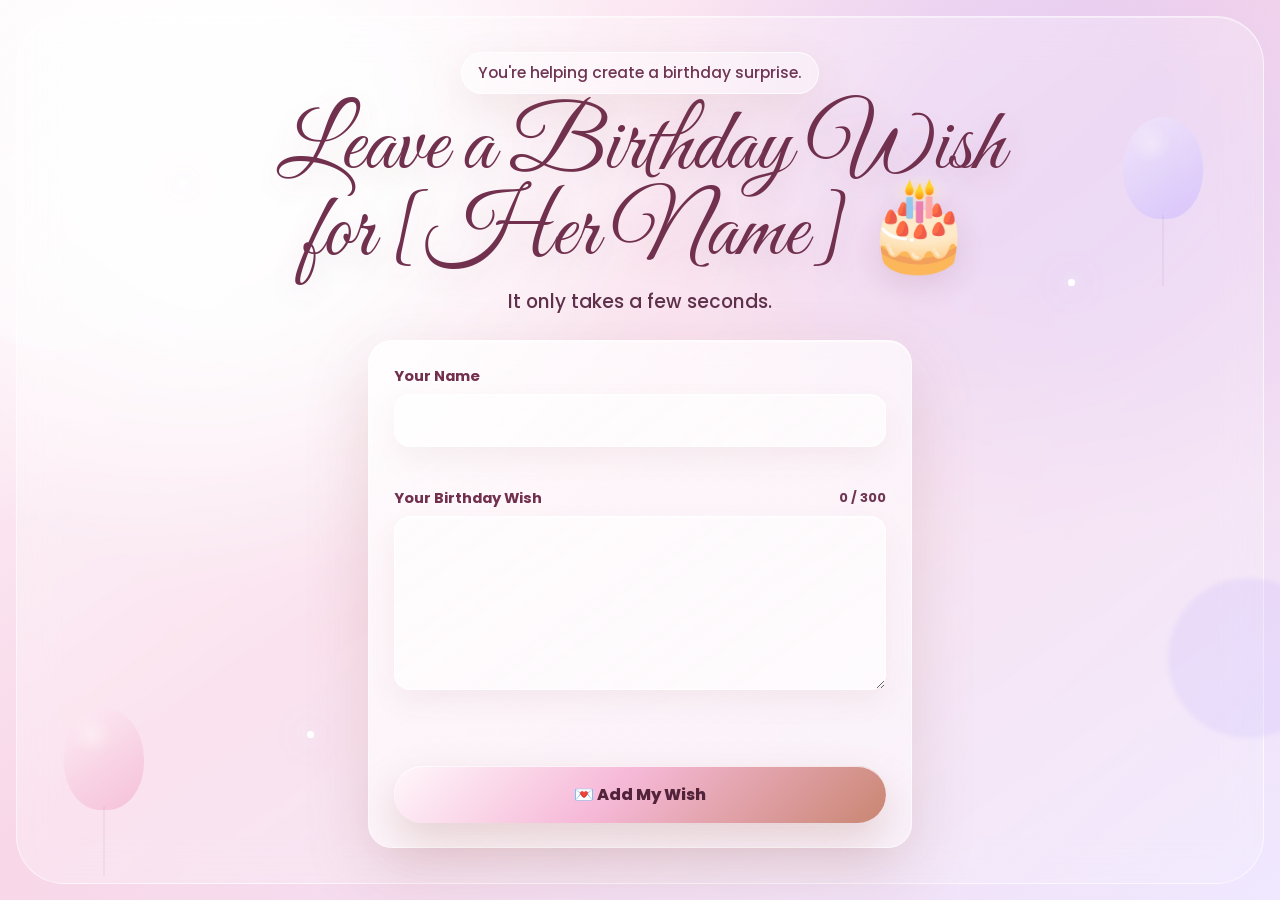
<file: BD/add-wish.html>
<!DOCTYPE html>
<html lang="en">
  <head>
    <meta charset="UTF-8" />
    <meta name="viewport" content="width=device-width, initial-scale=1.0" />
    <meta
      name="description"
      content="Submit a birthday wish for the surprise birthday website."
    />
    <title>Add a Birthday Wish</title>
    <link rel="preconnect" href="https://fonts.googleapis.com" />
    <link rel="preconnect" href="https://fonts.gstatic.com" crossorigin />
    <link
      href="https://fonts.googleapis.com/css2?family=Great+Vibes&amp;family=Poppins:wght@300;400;500;600;700&amp;display=swap"
      rel="stylesheet"
    />
    <link rel="stylesheet" href="style.css" />
  </head>
  <body>
    <main class="wish-submit-page">
      <section class="wish-submit-hero" aria-labelledby="wish-submit-title">
        <div class="wish-submit-ambient" aria-hidden="true">
          <span class="submit-balloon submit-balloon-one"></span>
          <span class="submit-balloon submit-balloon-two"></span>
          <span class="submit-sparkle submit-sparkle-one"></span>
          <span class="submit-sparkle submit-sparkle-two"></span>
          <span class="submit-sparkle submit-sparkle-three"></span>
          <span class="submit-glow submit-glow-one"></span>
          <span class="submit-glow submit-glow-two"></span>
        </div>

        <div class="wish-submit-content">
          <header class="wish-submit-header">
            <p class="wish-submit-eyebrow">
              You're helping create a birthday surprise.
            </p>
            <h1 id="wish-submit-title">Leave a Birthday Wish for [Her Name] &#127874;</h1>
            <p>It only takes a few seconds.</p>
          </header>

          <form class="wish-form-card" id="wishForm" novalidate>
            <div class="wish-field">
              <label for="friendName">Your Name</label>
              <input
                id="friendName"
                name="name"
                type="text"
                maxlength="30"
                autocomplete="name"
                required
                aria-describedby="nameError"
              />
              <p class="field-message" id="nameError" aria-live="polite"></p>
            </div>

            <div class="wish-field">
              <div class="textarea-label-row">
                <label for="friendWish">Your Birthday Wish</label>
                <span class="char-counter" id="wishCounter">0 / 300</span>
              </div>
              <textarea
                id="friendWish"
                name="message"
                maxlength="300"
                rows="6"
                required
                aria-describedby="wishError wishCounter"
              ></textarea>
              <p class="field-message" id="wishError" aria-live="polite"></p>
            </div>

            <p class="form-message" id="formMessage" aria-live="polite"></p>

            <button class="wish-submit-button" id="submitWish" type="submit">
              <span class="button-text">&#128140; Add My Wish</span>
              <span class="button-spinner" aria-hidden="true"></span>
            </button>
          </form>

          <div class="wish-success-scene" id="wishSuccessScene" hidden>
            <div class="flying-note" aria-hidden="true"></div>
            <div class="submit-bowl" aria-hidden="true">
              <span class="submit-bowl-glass"></span>
              <span class="submit-bowl-glow"></span>
            </div>
            <article class="wish-success-card">
              <span class="success-heart" aria-hidden="true">&#9829;</span>
              <p>Thank you! Your wish has been added to the birthday surprise. &#127800;</p>
            </article>
          </div>
        </div>
      </section>
    </main>

    <script src="wish.js"></script>
  </body>
</html>
</file>
<file: BD/style.css>
:root {
  --blush-pink: #f8d7e8;
  --soft-white: #fff9fc;
  --rose-gold: #c88673;
  --rose-gold-deep: #9c5f53;
  --lavender: #c9b6ff;
  --lavender-soft: #ede6ff;
  --berry: #71314e;
  --plum: #432237;
  --pink-shadow: rgba(177, 73, 119, 0.28);
  --glass: rgba(255, 255, 255, 0.22);
  --glass-border: rgba(255, 255, 255, 0.52);
  --button-gradient: linear-gradient(135deg, #fff7fb 0%, #f6b9d8 44%, #c98672 100%);
  --font-heading: "Great Vibes", cursive;
  --font-body: "Poppins", system-ui, -apple-system, BlinkMacSystemFont, "Segoe UI",
    sans-serif;
}

/* One birthday section at a time. Small screens can still scroll within a section. */
body.page-mode {
  height: 100vh;
  height: 100dvh;
  overflow: hidden;
}

.page-mode .birthday-page {
  height: 100%;
  min-height: 0;
  overflow: hidden;
}

.page-mode .birthday-page > section:not(.is-current-page) {
  display: none !important;
}

.page-mode .birthday-page > section.is-current-page {
  height: 100vh;
  height: 100dvh;
  min-height: 0;
  overflow-x: hidden;
  overflow-y: auto;
  scrollbar-width: none;
}

.page-mode .birthday-page > section.is-current-page::-webkit-scrollbar {
  display: none;
}

.page-back-button {
  position: fixed;
  top: max(0.8rem, env(safe-area-inset-top));
  left: max(0.8rem, env(safe-area-inset-left));
  z-index: 100;
  padding: 0.55rem 0.85rem;
  border: 1px solid rgba(255, 255, 255, 0.8);
  border-radius: 999px;
  color: var(--plum);
  background: rgba(255, 249, 252, 0.88);
  box-shadow: 0 4px 18px rgba(67, 34, 55, 0.14);
  cursor: pointer;
  backdrop-filter: blur(12px);
}

.page-back-button:hover,
.page-back-button:focus-visible {
  background: #fff;
  outline: 2px solid var(--berry);
  outline-offset: 2px;
}

body.is-lightbox-open .page-back-button {
  display: none;
}

*,
*::before,
*::after {
  box-sizing: border-box;
}

html {
  min-width: 320px;
  scroll-behavior: smooth;
  background: var(--soft-white);
}

body {
  min-width: 320px;
  min-height: 100vh;
  margin: 0;
  overflow-x: hidden;
  color: var(--plum);
  font-family: var(--font-body);
  background: var(--soft-white);
}

body.is-lightbox-open {
  overflow: hidden;
}

button {
  font: inherit;
}

[hidden] {
  display: none !important;
}

/* Layout */
.birthday-page {
  min-height: 100vh;
  overflow-x: hidden;
}

.hero {
  position: relative;
  isolation: isolate;
  display: grid;
  min-height: 100vh;
  min-height: 100svh;
  padding: clamp(1.25rem, 4vw, 3rem);
  overflow: hidden;
  background:
    radial-gradient(circle at 20% 16%, rgba(255, 255, 255, 0.96) 0 12%, transparent 33%),
    radial-gradient(circle at 80% 14%, rgba(201, 182, 255, 0.32) 0 10%, transparent 32%),
    linear-gradient(145deg, #fff9fc 0%, #f8d7e8 47%, #eadfff 100%);
}

.hero::before {
  position: absolute;
  inset: 1rem;
  z-index: -1;
  content: "";
  border: 1px solid rgba(255, 255, 255, 0.58);
  border-radius: clamp(1.5rem, 5vw, 3rem);
  background:
    linear-gradient(135deg, rgba(255, 255, 255, 0.34), rgba(255, 255, 255, 0.08)),
    rgba(255, 255, 255, 0.08);
  box-shadow: inset 0 1px 0 rgba(255, 255, 255, 0.45);
  backdrop-filter: blur(18px);
}

.hero::after {
  position: absolute;
  inset: 0;
  z-index: 1;
  content: "";
  opacity: 0;
  pointer-events: none;
  background:
    radial-gradient(circle at 50% 45%, rgba(255, 255, 255, 0.92), rgba(255, 223, 239, 0.56) 32%, transparent 64%),
    linear-gradient(180deg, rgba(255, 249, 252, 0.18), rgba(255, 249, 252, 0.9));
  transition: opacity 700ms ease;
}

.hero.is-transitioning::after {
  opacity: 1;
}

.hero.is-fading-out .hero-content {
  opacity: 0;
  transform: translateY(-1.1rem) scale(0.985);
  transition: opacity 650ms ease, transform 650ms ease;
}

.hero-content {
  position: relative;
  z-index: 2;
  display: grid;
  grid-template-rows: auto 1fr auto auto;
  justify-items: center;
  width: min(100%, 980px);
  min-height: calc(100vh - clamp(2.5rem, 8vw, 6rem));
  min-height: calc(100svh - clamp(2.5rem, 8vw, 6rem));
  margin: 0 auto;
  text-align: center;
}

.eyebrow {
  align-self: start;
  max-width: 92vw;
  margin: 0;
  padding: 0.55rem 1rem;
  border: 1px solid rgba(255, 255, 255, 0.72);
  border-radius: 999px;
  color: #6f3654;
  font-size: clamp(0.78rem, 2.8vw, 0.98rem);
  font-weight: 500;
  letter-spacing: 0;
  background: rgba(255, 255, 255, 0.38);
  box-shadow: 0 14px 40px rgba(156, 95, 83, 0.11);
  backdrop-filter: blur(14px);
}

.message {
  align-self: end;
  width: 100%;
  padding-top: clamp(1.5rem, 5vh, 3.5rem);
}

h1 {
  max-width: min(92vw, 900px);
  margin: 0 auto;
  color: var(--berry);
  font-family: var(--font-heading);
  font-size: clamp(3.25rem, 16vw, 7.8rem);
  font-weight: 400;
  line-height: 0.95;
  letter-spacing: 0;
  text-shadow: 0 10px 30px rgba(113, 49, 78, 0.14);
}

.subtitle {
  margin: clamp(0.7rem, 2vw, 1.1rem) auto 0;
  color: #5f314b;
  font-size: clamp(1rem, 3.3vw, 1.35rem);
  font-weight: 500;
  letter-spacing: 0;
}

/* Ambient background */
.ambient {
  position: absolute;
  inset: 0;
  z-index: 0;
  overflow: hidden;
  pointer-events: none;
}

.bokeh {
  position: absolute;
  display: block;
  width: var(--size);
  height: var(--size);
  border-radius: 50%;
  background: rgba(255, 255, 255, 0.3);
  filter: blur(1px);
  animation: drift var(--duration) ease-in-out infinite alternate;
}

.bokeh-one {
  --size: clamp(5.5rem, 18vw, 14rem);
  --duration: 11s;
  top: 12%;
  left: -4rem;
  background: rgba(255, 255, 255, 0.33);
}

.bokeh-two {
  --size: clamp(4rem, 14vw, 10rem);
  --duration: 13s;
  right: -3rem;
  bottom: 22%;
  background: rgba(201, 182, 255, 0.2);
}

.bokeh-three {
  --size: clamp(3rem, 11vw, 7rem);
  --duration: 9s;
  right: 18%;
  top: 22%;
  background: rgba(255, 249, 252, 0.28);
}

.bokeh-four {
  --size: clamp(4.5rem, 15vw, 9rem);
  --duration: 14s;
  left: 18%;
  bottom: 3%;
  background: rgba(255, 255, 255, 0.2);
}

.sparkle {
  position: absolute;
  width: 0.42rem;
  height: 0.42rem;
  border-radius: 50%;
  background: #fff;
  box-shadow: 0 0 16px rgba(255, 255, 255, 0.95), 0 0 28px rgba(201, 182, 255, 0.72);
  animation: twinkle 3.8s ease-in-out infinite;
}

.sparkle::before,
.sparkle::after {
  position: absolute;
  inset: 50% auto auto 50%;
  content: "";
  width: 1.15rem;
  height: 1px;
  border-radius: 999px;
  background: rgba(255, 255, 255, 0.88);
  transform: translate(-50%, -50%);
}

.sparkle::after {
  transform: translate(-50%, -50%) rotate(90deg);
}

.sparkle-one {
  top: 20%;
  left: 18%;
}

.sparkle-two {
  top: 32%;
  right: 16%;
  animation-delay: 0.8s;
}

.sparkle-three {
  bottom: 20%;
  left: 13%;
  animation-delay: 1.5s;
}

.sparkle-four {
  right: 24%;
  bottom: 15%;
  animation-delay: 2.2s;
}

.sparkle-five {
  top: 14%;
  right: 36%;
  animation-delay: 2.8s;
}

/* Gift box */
.gift-stage {
  position: relative;
  align-self: center;
  display: grid;
  place-items: center;
  width: min(72vw, 330px);
  aspect-ratio: 1 / 0.82;
  margin: clamp(1.25rem, 3vh, 2rem) auto clamp(1rem, 3vh, 1.8rem);
  perspective: 850px;
}

.gift-stage::after {
  position: absolute;
  right: 12%;
  bottom: 3%;
  left: 12%;
  z-index: -1;
  content: "";
  height: 18%;
  border-radius: 50%;
  background: radial-gradient(ellipse, rgba(113, 49, 78, 0.24), transparent 68%);
  filter: blur(8px);
  animation: shadowPulse 3.5s ease-in-out infinite;
}

.gift-box {
  position: relative;
  width: min(62vw, 230px);
  height: min(50vw, 185px);
  transform-style: preserve-3d;
  animation: giftFloat 3.5s ease-in-out infinite;
}

.gift-box::before {
  position: absolute;
  inset: 10% 6% 4%;
  z-index: -1;
  content: "";
  border-radius: 1.4rem;
  background: rgba(255, 173, 211, 0.48);
  filter: blur(30px);
  opacity: 0.8;
}

.gift-base,
.gift-lid {
  position: absolute;
  left: 50%;
  width: 100%;
  border: 1px solid rgba(255, 255, 255, 0.42);
  transform: translateX(-50%);
  box-shadow:
    inset 14px 0 30px rgba(255, 255, 255, 0.25),
    inset -16px -18px 32px rgba(156, 78, 110, 0.18),
    0 26px 54px rgba(156, 95, 83, 0.22);
}

.gift-base {
  bottom: 0;
  height: 68%;
  border-radius: 0.6rem 0.6rem 1.1rem 1.1rem;
  background:
    linear-gradient(90deg, transparent 0 43%, rgba(255, 255, 255, 0.1) 43% 57%, transparent 57%),
    linear-gradient(145deg, #ff8fc6 0%, #f7b7d9 48%, #d478a5 100%);
  transform: translateX(-50%) rotateX(5deg);
}

.gift-lid {
  top: 15%;
  z-index: 4;
  height: 29%;
  border-radius: 0.9rem 0.9rem 0.45rem 0.45rem;
  background:
    linear-gradient(90deg, transparent 0 42%, rgba(255, 255, 255, 0.12) 42% 58%, transparent 58%),
    linear-gradient(135deg, #ffc3df 0%, #f08abc 52%, #ca6896 100%);
  transform: translateX(-50%) rotateX(7deg);
  transform-origin: center bottom;
  transition: transform 850ms cubic-bezier(0.2, 0.8, 0.18, 1), opacity 500ms ease;
}

.lid-top {
  position: absolute;
  inset: 0.45rem 0.7rem auto;
  height: 22%;
  border-radius: 999px;
  background: rgba(255, 255, 255, 0.22);
}

.lid-ribbon,
.front-ribbon {
  position: absolute;
  top: 0;
  left: 50%;
  width: 18%;
  height: 100%;
  background: linear-gradient(180deg, #ffeaf4 0%, var(--rose-gold) 100%);
  box-shadow: inset -8px 0 16px rgba(156, 95, 83, 0.18);
  transform: translateX(-50%);
}

.front-ribbon {
  border-radius: 0 0 0.5rem 0.5rem;
  animation: ribbonGlow 2.8s ease-in-out infinite;
}

.side-shine {
  position: absolute;
  top: 16%;
  right: 10%;
  width: 26%;
  height: 54%;
  border-radius: 50%;
  background: rgba(255, 255, 255, 0.16);
  filter: blur(10px);
}

.gift-bow {
  position: absolute;
  top: 0;
  left: 50%;
  z-index: 5;
  width: 62%;
  height: 35%;
  transform: translateX(-50%);
  transform-origin: center 70%;
  animation: bowSway 3.2s ease-in-out infinite;
  transition: transform 850ms cubic-bezier(0.2, 0.8, 0.18, 1), opacity 500ms ease;
}

.bow-loop,
.bow-knot {
  position: absolute;
  background: linear-gradient(135deg, #fff1f7, #d79a80);
  box-shadow: inset -8px -6px 14px rgba(156, 95, 83, 0.15), 0 10px 20px rgba(156, 95, 83, 0.18);
}

.bow-loop {
  top: 16%;
  width: 46%;
  height: 60%;
  border-radius: 55% 45% 55% 45%;
}

.bow-left {
  left: 5%;
  transform: rotate(-22deg);
}

.bow-right {
  right: 5%;
  transform: rotate(22deg) scaleX(-1);
}

.bow-knot {
  top: 36%;
  left: 50%;
  width: 25%;
  height: 38%;
  border-radius: 50%;
  transform: translateX(-50%);
}

.gift-sparkles {
  position: absolute;
  inset: 0;
  pointer-events: none;
}

.gift-particle,
.confetti-piece {
  position: absolute;
  left: 50%;
  top: 33%;
  pointer-events: none;
}

.gift-particle {
  width: 0.5rem;
  height: 0.5rem;
  border-radius: 50%;
  background: #fff;
  box-shadow: 0 0 18px #fff, 0 0 30px rgba(201, 182, 255, 0.8);
  animation: particleRise 850ms ease-out forwards;
}

.confetti-piece {
  width: 0.45rem;
  height: 0.8rem;
  border-radius: 0.16rem;
  background: var(--confetti-color);
  animation: confettiBurst 900ms cubic-bezier(0.18, 0.72, 0.2, 1) forwards;
}

.gift-box.is-open .gift-lid {
  transform: translate(-50%, -86%) rotateX(22deg) rotateZ(-7deg);
}

.gift-box.is-open .gift-bow {
  transform: translate(-50%, -115%) rotateZ(-7deg) scale(0.98);
}

/* Button */
.surprise-button {
  position: relative;
  align-self: end;
  display: inline-flex;
  align-items: center;
  justify-content: center;
  width: min(100%, 23rem);
  min-height: 3.75rem;
  margin-bottom: clamp(0.25rem, 1.4vh, 1rem);
  padding: 1rem 1.55rem;
  border: 0;
  border-radius: 999px;
  color: #52233b;
  font-size: clamp(1rem, 3.6vw, 1.1rem);
  font-weight: 700;
  letter-spacing: 0;
  background: var(--button-gradient);
  box-shadow:
    0 18px 42px rgba(156, 95, 83, 0.26),
    inset 0 1px 0 rgba(255, 255, 255, 0.75);
  cursor: pointer;
  transition: transform 220ms ease, box-shadow 220ms ease, filter 220ms ease;
}

.surprise-button::after {
  position: absolute;
  inset: 0.22rem;
  content: "";
  border: 1px solid rgba(255, 255, 255, 0.58);
  border-radius: inherit;
}

.surprise-button:hover {
  transform: translateY(-4px);
  box-shadow:
    0 24px 54px rgba(156, 95, 83, 0.34),
    0 0 28px rgba(255, 255, 255, 0.55),
    inset 0 1px 0 rgba(255, 255, 255, 0.8);
  filter: saturate(1.04);
}

.surprise-button:active {
  transform: translateY(-1px) scale(0.99);
}

.surprise-button:focus-visible {
  outline: 3px solid rgba(113, 49, 78, 0.88);
  outline-offset: 5px;
}

.surprise-button[disabled] {
  cursor: default;
  opacity: 0.78;
}

.surprise-button[disabled]:hover {
  transform: none;
}

/* ===== SECTION 2 : FRIEND WISH BOWL ===== */
.wish-section {
  position: relative;
  isolation: isolate;
  display: grid;
  min-height: 100vh;
  min-height: 100svh;
  padding: clamp(1.25rem, 4vw, 3rem);
  overflow: hidden;
  background:
    radial-gradient(circle at 18% 20%, rgba(255, 255, 255, 0.86) 0 11%, transparent 32%),
    radial-gradient(circle at 82% 18%, rgba(201, 182, 255, 0.34) 0 9%, transparent 31%),
    linear-gradient(145deg, #fff9fc 0%, #f9dbea 45%, #efe8ff 100%);
}

.wish-section::before {
  position: absolute;
  inset: 1rem;
  z-index: -1;
  content: "";
  border: 1px solid rgba(255, 255, 255, 0.58);
  border-radius: clamp(1.5rem, 5vw, 3rem);
  background:
    linear-gradient(135deg, rgba(255, 255, 255, 0.34), rgba(255, 255, 255, 0.08)),
    rgba(255, 255, 255, 0.08);
  box-shadow: inset 0 1px 0 rgba(255, 255, 255, 0.45);
  backdrop-filter: blur(18px);
}

.wish-section:focus {
  outline: none;
}

.wish-content {
  position: relative;
  z-index: 2;
  display: grid;
  align-content: center;
  justify-items: center;
  width: min(100%, 980px);
  min-height: calc(100vh - clamp(2.5rem, 8vw, 6rem));
  min-height: calc(100svh - clamp(2.5rem, 8vw, 6rem));
  margin: 0 auto;
  text-align: center;
  opacity: 0;
  transform: translateY(1.4rem) scale(0.985);
  transition: opacity 760ms ease, transform 760ms cubic-bezier(0.2, 0.78, 0.2, 1);
}

.wish-section.is-active .wish-content,
.wish-section:target .wish-content {
  opacity: 1;
  transform: translateY(0) scale(1);
}

.wish-header {
  display: grid;
  gap: clamp(0.55rem, 1.8vw, 0.9rem);
  justify-items: center;
  max-width: 780px;
}

.wish-header h2 {
  max-width: min(94vw, 860px);
  margin: 0;
  color: var(--berry);
  font-family: var(--font-heading);
  font-size: clamp(2.75rem, 12vw, 6.4rem);
  font-weight: 400;
  line-height: 0.96;
  letter-spacing: 0;
  text-shadow: 0 10px 30px rgba(113, 49, 78, 0.13);
}

.wish-header p {
  max-width: min(90vw, 590px);
  margin: 0;
  color: #5f314b;
  font-size: clamp(0.95rem, 3vw, 1.2rem);
  font-weight: 500;
  letter-spacing: 0;
}

.wish-ambient {
  position: absolute;
  inset: 0;
  z-index: 0;
  overflow: hidden;
  pointer-events: none;
}

.wish-glow {
  position: absolute;
  display: block;
  width: var(--size);
  height: var(--size);
  border-radius: 50%;
  filter: blur(2px);
  animation: drift var(--duration) ease-in-out infinite alternate;
}

.wish-glow-one {
  --size: clamp(5rem, 17vw, 13rem);
  --duration: 12s;
  left: -3rem;
  top: 16%;
  background: rgba(255, 255, 255, 0.32);
}

.wish-glow-two {
  --size: clamp(4rem, 13vw, 9rem);
  --duration: 15s;
  right: -2rem;
  bottom: 22%;
  background: rgba(201, 182, 255, 0.22);
}

.wish-glow-three {
  --size: clamp(3rem, 10vw, 7rem);
  --duration: 10s;
  right: 18%;
  top: 28%;
  background: rgba(255, 255, 255, 0.25);
}

.wish-sparkle {
  position: absolute;
  width: 0.42rem;
  height: 0.42rem;
  border-radius: 50%;
  background: #fff;
  box-shadow: 0 0 16px rgba(255, 255, 255, 0.94), 0 0 26px rgba(201, 182, 255, 0.62);
  animation: twinkle 4.2s ease-in-out infinite;
}

.wish-sparkle::before,
.wish-sparkle::after {
  position: absolute;
  inset: 50% auto auto 50%;
  content: "";
  width: 1rem;
  height: 1px;
  border-radius: 999px;
  background: rgba(255, 255, 255, 0.88);
  transform: translate(-50%, -50%);
}

.wish-sparkle::after {
  transform: translate(-50%, -50%) rotate(90deg);
}

.wish-sparkle-one {
  top: 20%;
  left: 14%;
}

.wish-sparkle-two {
  right: 17%;
  top: 33%;
  animation-delay: 1.2s;
}

.wish-sparkle-three {
  bottom: 16%;
  left: 23%;
  animation-delay: 2.4s;
}

.drifting-heart {
  position: absolute;
  color: rgba(113, 49, 78, 0.18);
  font-size: clamp(1rem, 3vw, 1.55rem);
  animation: heartDrift 8s ease-in-out infinite;
}

.heart-one {
  left: 10%;
  bottom: 18%;
}

.heart-two {
  right: 12%;
  top: 24%;
  animation-delay: 2.5s;
}

.heart-three {
  right: 28%;
  bottom: 12%;
  animation-delay: 5s;
}

.wish-bowl-button {
  position: relative;
  display: grid;
  place-items: center;
  width: min(78vw, 350px);
  aspect-ratio: 1 / 0.78;
  margin: clamp(1.1rem, 4vh, 2.2rem) auto 0;
  padding: 0;
  border: 0;
  background: transparent;
  cursor: pointer;
  -webkit-tap-highlight-color: transparent;
}

.wish-bowl-label {
  position: absolute;
  width: 1px;
  height: 1px;
  padding: 0;
  margin: -1px;
  overflow: hidden;
  clip: rect(0, 0, 0, 0);
  white-space: nowrap;
  border: 0;
}

.wish-bowl-button::after {
  position: absolute;
  right: 12%;
  bottom: 8%;
  left: 12%;
  z-index: -1;
  content: "";
  height: 14%;
  border-radius: 50%;
  background: radial-gradient(ellipse, rgba(113, 49, 78, 0.2), transparent 68%);
  filter: blur(9px);
  animation: shadowPulse 3.7s ease-in-out infinite;
}

.wish-bowl-button:focus-visible {
  outline: 3px solid rgba(113, 49, 78, 0.86);
  outline-offset: 0.45rem;
  border-radius: 2rem;
}

.wish-bowl-button:disabled {
  cursor: default;
}

.wish-bowl {
  position: relative;
  display: block;
  width: min(72vw, 300px);
  height: min(54vw, 210px);
  animation: bowlFloat 3.8s ease-in-out infinite;
  transition: filter 240ms ease, transform 240ms ease;
}

.wish-bowl::before {
  position: absolute;
  inset: 20% 6% 1%;
  z-index: -1;
  content: "";
  border-radius: 50% 50% 42% 42%;
  background: rgba(255, 173, 211, 0.36);
  filter: blur(28px);
}

.wish-bowl-button:hover .wish-bowl {
  filter: drop-shadow(0 0 28px rgba(255, 255, 255, 0.65));
}

.wish-bowl-button.is-opening .wish-bowl {
  animation: bowlShake 430ms ease-in-out;
}

.bowl-glass {
  position: absolute;
  left: 50%;
  bottom: 3%;
  width: 86%;
  height: 62%;
  border: 1px solid rgba(255, 255, 255, 0.72);
  border-radius: 12% 12% 46% 46% / 22% 22% 68% 68%;
  background:
    linear-gradient(115deg, rgba(255, 255, 255, 0.52), rgba(255, 255, 255, 0.13) 42%, rgba(201, 182, 255, 0.18)),
    rgba(255, 255, 255, 0.24);
  box-shadow:
    inset 0 16px 30px rgba(255, 255, 255, 0.45),
    inset 0 -24px 34px rgba(201, 182, 255, 0.18),
    0 26px 56px rgba(156, 95, 83, 0.2);
  transform: translateX(-50%);
  backdrop-filter: blur(10px);
}

.bowl-rim {
  position: absolute;
  left: 50%;
  top: 30%;
  width: 92%;
  height: 22%;
  border: 1px solid rgba(255, 255, 255, 0.78);
  border-radius: 50%;
  background:
    linear-gradient(180deg, rgba(255, 255, 255, 0.5), rgba(255, 255, 255, 0.12)),
    rgba(255, 249, 252, 0.2);
  box-shadow: inset 0 8px 18px rgba(255, 255, 255, 0.36);
  transform: translateX(-50%);
  backdrop-filter: blur(12px);
}

.bowl-shine {
  position: absolute;
  left: 22%;
  top: 38%;
  z-index: 3;
  width: 18%;
  height: 38%;
  border-radius: 50%;
  background: rgba(255, 255, 255, 0.5);
  filter: blur(7px);
  transform: rotate(24deg);
}

.bowl-notes {
  position: absolute;
  inset: 15% 12% 26%;
  z-index: 1;
  display: block;
}

.paper-note {
  position: absolute;
  width: 24%;
  height: 34%;
  border-radius: 0.35rem;
  box-shadow: 0 9px 18px rgba(113, 49, 78, 0.12);
}

.paper-note::before {
  position: absolute;
  inset: 50% 0 auto;
  content: "";
  height: 1px;
  background: rgba(113, 49, 78, 0.13);
}

.note-one {
  left: 12%;
  top: 28%;
  background: #fff2c9;
  transform: rotate(-19deg);
}

.note-two {
  left: 28%;
  top: 10%;
  background: #f8d7e8;
  transform: rotate(10deg);
}

.note-three {
  left: 46%;
  top: 22%;
  background: #ede6ff;
  transform: rotate(-7deg);
}

.note-four {
  right: 13%;
  top: 15%;
  background: #dff8ef;
  transform: rotate(18deg);
}

.note-five {
  left: 19%;
  top: 50%;
  background: #ffd6cb;
  transform: rotate(16deg);
}

.note-six {
  right: 28%;
  top: 48%;
  background: #fff9fc;
  transform: rotate(-15deg);
}

.wish-counter {
  margin: clamp(0.65rem, 2vh, 1rem) 0 0;
  color: #6f3654;
  font-size: clamp(0.95rem, 3vw, 1.08rem);
  font-weight: 700;
  letter-spacing: 0;
}

#skipWishes {
  margin-top: 0.75rem;
}

.wish-card-wrap {
  display: grid;
  place-items: center;
  width: 100%;
  min-height: clamp(9.5rem, 24vh, 12rem);
  margin-top: clamp(0.8rem, 2.6vh, 1.25rem);
}

.wish-card {
  width: min(90vw, 520px);
  padding: clamp(1.05rem, 4vw, 1.45rem);
  border: 1px solid rgba(255, 255, 255, 0.64);
  border-radius: 1.5rem;
  color: var(--plum);
  background:
    linear-gradient(145deg, rgba(255, 255, 255, 0.72), rgba(255, 249, 252, 0.42)),
    rgba(255, 255, 255, 0.22);
  box-shadow: 0 24px 64px rgba(156, 95, 83, 0.2);
  backdrop-filter: blur(18px);
  transform-origin: center;
}

.wish-card.is-visible {
  animation: cardUnfold 760ms cubic-bezier(0.2, 0.78, 0.2, 1) both;
}

.wish-card-from {
  margin: 0;
  color: var(--rose-gold-deep);
  font-size: 0.78rem;
  font-weight: 700;
  text-transform: uppercase;
  letter-spacing: 0.12em;
}

.wish-card h3 {
  margin: 0.25rem 0 0.4rem;
  color: var(--berry);
  font-family: var(--font-heading);
  font-size: clamp(2.3rem, 9vw, 3.65rem);
  font-weight: 400;
  line-height: 1;
  letter-spacing: 0;
}

.wish-card p:last-child {
  margin: 0;
  color: #573047;
  font-size: clamp(0.98rem, 3vw, 1.12rem);
  line-height: 1.65;
}

.wish-complete {
  display: grid;
  gap: 0.9rem;
  justify-items: center;
  margin-top: clamp(0.35rem, 1.6vh, 0.75rem);
}

.wish-complete p {
  margin: 0;
  color: var(--berry);
  font-size: clamp(1rem, 3vw, 1.2rem);
  font-weight: 700;
}

.pill-button {
  position: relative;
  display: inline-flex;
  align-items: center;
  justify-content: center;
  min-width: min(100%, 12rem);
  min-height: 3.15rem;
  padding: 0.85rem 1.45rem;
  overflow: hidden;
  border: 0;
  border-radius: 999px;
  color: #52233b;
  font-size: 0.98rem;
  font-weight: 700;
  background: var(--button-gradient);
  box-shadow:
    0 16px 38px rgba(156, 95, 83, 0.22),
    inset 0 1px 0 rgba(255, 255, 255, 0.76);
  cursor: pointer;
  transition: transform 220ms ease, box-shadow 220ms ease, filter 220ms ease;
}

.pill-button:hover {
  transform: translateY(-3px);
  box-shadow:
    0 22px 48px rgba(156, 95, 83, 0.32),
    0 0 26px rgba(255, 255, 255, 0.58),
    inset 0 1px 0 rgba(255, 255, 255, 0.82);
  filter: saturate(1.04);
}

.pill-button:active {
  transform: translateY(-1px) scale(0.99);
}

.pill-button:focus-visible {
  outline: 3px solid rgba(113, 49, 78, 0.88);
  outline-offset: 5px;
}

.button-ripple {
  position: absolute;
  width: 1rem;
  height: 1rem;
  border-radius: 50%;
  background: rgba(255, 255, 255, 0.62);
  pointer-events: none;
  transform: translate(-50%, -50%) scale(0);
  animation: ripplePress 580ms ease-out forwards;
}

.rising-note {
  position: absolute;
  left: 50%;
  top: 38%;
  z-index: 6;
  width: clamp(3.1rem, 16vw, 4.7rem);
  height: clamp(2.45rem, 12vw, 3.7rem);
  border-radius: 0.5rem;
  background: linear-gradient(135deg, #fff9fc, #f8d7e8);
  box-shadow: 0 14px 34px rgba(113, 49, 78, 0.2);
  pointer-events: none;
  transform-origin: center;
  animation: noteRise 720ms cubic-bezier(0.18, 0.72, 0.2, 1) forwards;
}

.rising-note::before {
  position: absolute;
  inset: 50% 0 auto;
  content: "";
  height: 1px;
  background: rgba(113, 49, 78, 0.13);
}

.wish-section.is-turning-page {
  background:
    radial-gradient(circle at 50% 70%, rgba(255, 255, 255, 0.86), rgba(255, 223, 239, 0.45) 34%, transparent 66%),
    linear-gradient(145deg, #fff9fc 0%, #f9dbea 45%, #efe8ff 100%);
  transition: background 650ms ease;
}

.wish-section.is-turning-page .wish-content {
  opacity: 0;
  transform: translateY(-1.6rem) scale(0.985);
  transition: opacity 650ms ease, transform 650ms ease;
}

/* ===== SECTION 3 : MEMORY GALLERY ===== */
.memory-section {
  position: relative;
  isolation: isolate;
  display: grid;
  min-height: 100vh;
  min-height: 100svh;
  padding: clamp(1.1rem, 4vw, 3rem);
  overflow: hidden;
  background:
    radial-gradient(circle at 18% 15%, rgba(255, 255, 255, 0.88) 0 10%, transparent 31%),
    radial-gradient(circle at 88% 26%, rgba(201, 182, 255, 0.3) 0 9%, transparent 30%),
    linear-gradient(145deg, #fff9fc 0%, #f8d7e8 48%, #efe8ff 100%);
}

.memory-section::before {
  position: absolute;
  inset: 1rem;
  z-index: -1;
  content: "";
  border: 1px solid rgba(255, 255, 255, 0.58);
  border-radius: clamp(1.5rem, 5vw, 3rem);
  background:
    linear-gradient(135deg, rgba(255, 255, 255, 0.34), rgba(255, 255, 255, 0.08)),
    rgba(255, 255, 255, 0.08);
  box-shadow: inset 0 1px 0 rgba(255, 255, 255, 0.45);
  backdrop-filter: blur(18px);
}

.memory-section:focus {
  outline: none;
}

.memory-section.is-entering .memory-content {
  animation: scrapbookPageIn 980ms cubic-bezier(0.2, 0.78, 0.2, 1) both;
}

.memory-content {
  position: relative;
  z-index: 2;
  display: grid;
  align-content: center;
  justify-items: center;
  width: min(100%, 1080px);
  min-height: calc(100vh - clamp(2.2rem, 8vw, 6rem));
  min-height: calc(100svh - clamp(2.2rem, 8vw, 6rem));
  margin: 0 auto;
  text-align: center;
}

.memory-progress {
  position: absolute;
  top: 0;
  right: 0;
  z-index: 3;
  padding: 0.55rem 0.9rem;
  border: 1px solid rgba(255, 255, 255, 0.64);
  border-radius: 999px;
  color: #6f3654;
  font-size: 0.82rem;
  font-weight: 700;
  background: rgba(255, 255, 255, 0.38);
  box-shadow: 0 14px 40px rgba(156, 95, 83, 0.11);
  backdrop-filter: blur(14px);
}

.memory-header {
  display: grid;
  gap: 0.65rem;
  justify-items: center;
  max-width: 760px;
  margin-top: 1rem;
}

.memory-header h2 {
  max-width: min(94vw, 830px);
  margin: 0;
  color: var(--berry);
  font-family: var(--font-heading);
  font-size: 3.15rem;
  font-weight: 400;
  line-height: 0.96;
  letter-spacing: 0;
  text-shadow: 0 10px 30px rgba(113, 49, 78, 0.13);
}

.memory-header p {
  max-width: min(90vw, 560px);
  margin: 0;
  color: #5f314b;
  font-size: 1rem;
  font-weight: 500;
  letter-spacing: 0;
}

.memory-ambient {
  position: absolute;
  inset: 0;
  z-index: 0;
  overflow: hidden;
  pointer-events: none;
}

.paper-grain {
  position: absolute;
  inset: 0;
  opacity: 0.26;
  background-image:
    linear-gradient(90deg, rgba(113, 49, 78, 0.035) 1px, transparent 1px),
    linear-gradient(rgba(113, 49, 78, 0.028) 1px, transparent 1px);
  background-size: 34px 34px;
}

.memory-glow {
  position: absolute;
  display: block;
  width: var(--size);
  height: var(--size);
  border-radius: 50%;
  filter: blur(2px);
  animation: drift var(--duration) ease-in-out infinite alternate;
}

.memory-glow-one {
  --size: clamp(5rem, 17vw, 12rem);
  --duration: 13s;
  left: -3rem;
  bottom: 18%;
  background: rgba(255, 255, 255, 0.28);
}

.memory-glow-two {
  --size: clamp(4rem, 14vw, 10rem);
  --duration: 15s;
  right: -3rem;
  top: 18%;
  background: rgba(201, 182, 255, 0.2);
}

.scrapbook-mark {
  position: absolute;
  color: rgba(113, 49, 78, 0.18);
  font-size: 1.35rem;
  animation: scrapbookMarkFloat 7s ease-in-out infinite;
}

.flower-one {
  left: 8%;
  top: 18%;
}

.flower-two {
  right: 12%;
  bottom: 17%;
  animation-delay: 2s;
}

.memory-heart {
  left: 15%;
  bottom: 12%;
  animation-delay: 3.8s;
}

.memory-star {
  right: 18%;
  top: 14%;
  animation-delay: 5s;
}

.scrapbook-spread {
  position: relative;
  width: min(100%, 94vw);
  height: min(57svh, 34rem);
  min-height: 27rem;
  margin: clamp(1rem, 3vh, 1.7rem) auto 0;
  padding: 1.1rem;
  overflow-y: auto;
  overflow-x: hidden;
  border: 1px solid rgba(255, 255, 255, 0.58);
  border-radius: 1.35rem;
  background:
    linear-gradient(90deg, transparent 49.6%, rgba(156, 95, 83, 0.09) 49.6% 50.4%, transparent 50.4%),
    linear-gradient(135deg, rgba(255, 255, 255, 0.74), rgba(255, 249, 252, 0.42)),
    rgba(255, 249, 252, 0.36);
  box-shadow:
    inset 0 1px 0 rgba(255, 255, 255, 0.72),
    0 24px 64px rgba(156, 95, 83, 0.16);
  scroll-snap-type: y mandatory;
  scrollbar-width: none;
  backdrop-filter: blur(14px);
}

.scrapbook-spread::-webkit-scrollbar {
  display: none;
}

.scrapbook-spread::before,
.scrapbook-spread::after {
  position: absolute;
  top: 0.9rem;
  bottom: 0.9rem;
  z-index: -1;
  content: "";
  width: 36%;
  border-radius: 1rem;
  background: rgba(255, 255, 255, 0.3);
  filter: blur(14px);
}

.scrapbook-spread::before {
  left: 3%;
}

.scrapbook-spread::after {
  right: 3%;
}

.memory-card {
  --tilt: 0deg;
  position: relative;
  display: grid;
  gap: 0.72rem;
  width: min(100%, 20rem);
  min-height: calc(100% - 1rem);
  margin: 0 auto 1.25rem;
  padding: 0.65rem 0.65rem 0.95rem;
  border: 1px solid rgba(255, 255, 255, 0.72);
  border-radius: 0.45rem;
  background: #fffdfb;
  box-shadow:
    0 18px 42px rgba(113, 49, 78, 0.16),
    inset 0 1px 0 rgba(255, 255, 255, 0.8);
  scroll-snap-align: center;
  opacity: 0;
  transform: translateY(1.4rem) rotate(calc(var(--tilt) - 4deg));
  transition: opacity 700ms ease, transform 700ms cubic-bezier(0.2, 0.78, 0.2, 1), box-shadow 240ms ease;
}

.memory-card.is-visible {
  opacity: 1;
  transform: translateY(0) rotate(var(--tilt));
}

.memory-card.featured-memory {
  box-shadow:
    0 24px 58px rgba(156, 95, 83, 0.23),
    0 0 28px rgba(255, 255, 255, 0.58),
    inset 0 1px 0 rgba(255, 255, 255, 0.86);
}

.memory-card.featured-memory.is-visible {
  animation: featuredMemoryFloat 4.3s ease-in-out 900ms infinite;
}

.memory-photo-button {
  position: relative;
  display: block;
  width: 100%;
  padding: 0;
  overflow: visible;
  border: 0;
  border-radius: 0.3rem;
  background: transparent;
  cursor: zoom-in;
  -webkit-tap-highlight-color: transparent;
}

.memory-photo-button img,
.memory-photo-button video {
  display: block;
  width: 100%;
  aspect-ratio: 1 / 1.03;
  object-fit: cover;
  border-radius: 0.3rem;
  background:
    linear-gradient(135deg, rgba(248, 215, 232, 0.7), rgba(201, 182, 255, 0.55)),
    var(--soft-white);
  box-shadow: inset 0 0 0 1px rgba(113, 49, 78, 0.05);
}

.memory-photo-button video {
  pointer-events: none;
}

.memory-video-button::after {
  position: absolute;
  top: 50%;
  left: 50%;
  z-index: 3;
  display: grid;
  place-items: center;
  width: 3rem;
  height: 3rem;
  content: "\25B6";
  border-radius: 50%;
  color: #fff;
  background: rgba(67, 34, 55, 0.75);
  transform: translate(-50%, -50%);
  pointer-events: none;
}

.memory-photo-button:focus-visible {
  outline: 3px solid rgba(113, 49, 78, 0.86);
  outline-offset: 0.35rem;
}

.memory-photo-button:hover + .memory-copy h3 {
  color: var(--rose-gold-deep);
}

.tape {
  position: absolute;
  z-index: 2;
  display: block;
  width: 4.4rem;
  height: 1.35rem;
  border: 1px solid rgba(255, 255, 255, 0.48);
  border-radius: 0.18rem;
  background:
    linear-gradient(135deg, rgba(255, 249, 252, 0.62), rgba(248, 215, 232, 0.32)),
    rgba(255, 255, 255, 0.3);
  box-shadow: 0 6px 16px rgba(113, 49, 78, 0.08);
  backdrop-filter: blur(4px);
}

.tape-top {
  top: -0.65rem;
  left: 50%;
  transform: translateX(-50%) rotate(-3deg);
}

.tape-corner {
  top: -0.55rem;
  right: -0.65rem;
  transform: rotate(23deg);
}

.memory-copy {
  display: grid;
  gap: 0.2rem;
  text-align: left;
}

.memory-copy h3 {
  margin: 0;
  color: var(--berry);
  font-family: var(--font-heading);
  font-size: 2rem;
  font-weight: 400;
  line-height: 1;
  letter-spacing: 0;
  transition: color 220ms ease;
}

.memory-copy p {
  margin: 0;
  color: #573047;
  font-size: 0.9rem;
  line-height: 1.45;
}

.memory-copy time {
  color: var(--rose-gold-deep);
  font-size: 0.76rem;
  font-weight: 700;
  letter-spacing: 0.08em;
  text-transform: uppercase;
}

.journey-button {
  width: min(100%, 18rem);
  margin-top: clamp(0.9rem, 2.5vh, 1.35rem);
}

.memory-lightbox {
  position: fixed;
  inset: 0;
  z-index: 50;
  display: grid;
  grid-template-columns: auto minmax(0, 1fr) auto;
  align-items: center;
  gap: clamp(0.6rem, 2vw, 1.2rem);
  padding: clamp(1rem, 4vw, 2.4rem);
  background: rgba(45, 23, 38, 0.68);
  backdrop-filter: blur(18px);
}

.memory-lightbox.is-open {
  animation: lightboxFadeIn 260ms ease both;
}

.lightbox-panel {
  grid-column: 2;
  display: grid;
  gap: 1rem;
  justify-self: center;
  width: min(100%, 56rem);
  margin: 0;
  padding: clamp(0.75rem, 2vw, 1.1rem);
  border: 1px solid rgba(255, 255, 255, 0.56);
  border-radius: 1.35rem;
  background:
    linear-gradient(145deg, rgba(255, 255, 255, 0.74), rgba(255, 249, 252, 0.42)),
    rgba(255, 255, 255, 0.18);
  box-shadow: 0 28px 80px rgba(35, 15, 28, 0.42);
  animation: lightboxZoomIn 320ms cubic-bezier(0.2, 0.78, 0.2, 1) both;
}

.lightbox-panel img,
.lightbox-panel video {
  display: block;
  width: 100%;
  max-height: 68svh;
  object-fit: contain;
  border-radius: 1rem;
  background: var(--soft-white);
}

.lightbox-panel video {
  background: #1e1420;
}

.lightbox-panel figcaption {
  display: grid;
  gap: 0.18rem;
  color: var(--soft-white);
  text-align: center;
}

.lightbox-panel h3 {
  margin: 0;
  color: #fff9fc;
  font-family: var(--font-heading);
  font-size: 2.65rem;
  font-weight: 400;
  line-height: 1;
  letter-spacing: 0;
}

.lightbox-panel p {
  margin: 0;
  color: rgba(255, 249, 252, 0.9);
  font-size: 0.98rem;
}

.lightbox-panel time {
  color: rgba(255, 249, 252, 0.78);
  font-size: 0.76rem;
  font-weight: 700;
  letter-spacing: 0.12em;
  text-transform: uppercase;
}

.lightbox-close,
.lightbox-arrow {
  display: inline-grid;
  place-items: center;
  border: 1px solid rgba(255, 255, 255, 0.42);
  color: var(--soft-white);
  background: rgba(255, 255, 255, 0.14);
  box-shadow: 0 16px 38px rgba(35, 15, 28, 0.24);
  cursor: pointer;
  transition: transform 220ms ease, background 220ms ease, box-shadow 220ms ease;
  backdrop-filter: blur(14px);
}

.lightbox-close:hover,
.lightbox-arrow:hover {
  transform: translateY(-2px);
  background: rgba(255, 255, 255, 0.22);
  box-shadow: 0 20px 46px rgba(35, 15, 28, 0.32);
}

.lightbox-close:focus-visible,
.lightbox-arrow:focus-visible {
  outline: 3px solid rgba(255, 249, 252, 0.9);
  outline-offset: 4px;
}

.lightbox-close {
  position: absolute;
  top: clamp(0.9rem, 3vw, 1.5rem);
  right: clamp(0.9rem, 3vw, 1.5rem);
  width: 3rem;
  height: 3rem;
  border-radius: 50%;
  font-size: 2rem;
  line-height: 1;
}

.lightbox-progress {
  position: absolute;
  top: clamp(0.9rem, 3vw, 1.5rem);
  left: clamp(0.9rem, 3vw, 1.5rem);
  margin: 0;
  padding: 0.55rem 0.9rem;
  border: 1px solid rgba(255, 255, 255, 0.36);
  border-radius: 999px;
  color: var(--soft-white);
  font-size: 0.82rem;
  font-weight: 700;
  background: rgba(255, 255, 255, 0.14);
  backdrop-filter: blur(12px);
}

.lightbox-arrow {
  width: 3.2rem;
  height: 3.2rem;
  border-radius: 50%;
  font-size: 1.35rem;
}

.lightbox-prev {
  grid-column: 1;
}

.lightbox-next {
  grid-column: 3;
}

.memory-section.is-flipping-page .memory-content {
  opacity: 0;
  transform: translateY(-2.4rem) rotateX(12deg) scale(0.975);
  transform-origin: top center;
  transition: opacity 640ms ease, transform 780ms cubic-bezier(0.2, 0.78, 0.2, 1);
}

/* ===== SECTION 4 : THINGS I ADMIRE ABOUT YOU ===== */
.admire-section {
  position: relative;
  isolation: isolate;
  display: grid;
  min-height: 100vh;
  min-height: 100svh;
  padding: clamp(1.1rem, 4vw, 3rem);
  overflow: hidden;
  background:
    radial-gradient(circle at 20% 16%, rgba(255, 255, 255, 0.9) 0 10%, transparent 32%),
    radial-gradient(circle at 82% 20%, rgba(201, 182, 255, 0.24) 0 9%, transparent 30%),
    linear-gradient(145deg, #fff9fc 0%, #f8d7e8 50%, #f3e9ff 100%);
}

.admire-section::before {
  position: absolute;
  inset: 1rem;
  z-index: -1;
  content: "";
  border: 1px solid rgba(255, 255, 255, 0.6);
  border-radius: clamp(1.5rem, 5vw, 3rem);
  background:
    linear-gradient(135deg, rgba(255, 255, 255, 0.34), rgba(255, 255, 255, 0.08)),
    rgba(255, 255, 255, 0.08);
  box-shadow: inset 0 1px 0 rgba(255, 255, 255, 0.45);
  backdrop-filter: blur(18px);
}

.admire-section:focus {
  outline: none;
}

.admire-section.is-entering .admire-content {
  animation: admireGardenIn 960ms cubic-bezier(0.2, 0.78, 0.2, 1) both;
}

.admire-content {
  position: relative;
  z-index: 2;
  display: grid;
  align-content: center;
  justify-items: center;
  width: min(100%, 1100px);
  min-height: calc(100vh - clamp(2.2rem, 8vw, 6rem));
  min-height: calc(100svh - clamp(2.2rem, 8vw, 6rem));
  margin: 0 auto;
  text-align: center;
}

.admire-header {
  display: grid;
  gap: 0.65rem;
  justify-items: center;
  max-width: 780px;
}

.admire-header h2 {
  max-width: min(94vw, 860px);
  margin: 0;
  color: var(--berry);
  font-family: var(--font-heading);
  font-size: 3.2rem;
  font-weight: 400;
  line-height: 0.96;
  letter-spacing: 0;
  text-shadow: 0 10px 30px rgba(113, 49, 78, 0.13);
}

.admire-header p {
  max-width: min(90vw, 590px);
  margin: 0;
  color: #5f314b;
  font-size: 1rem;
  font-weight: 500;
  letter-spacing: 0;
}

.compliment-counter {
  margin: clamp(0.8rem, 2vh, 1rem) 0 0;
  padding: 0.55rem 0.95rem;
  border: 1px solid rgba(255, 255, 255, 0.64);
  border-radius: 999px;
  color: #6f3654;
  font-size: 0.86rem;
  font-weight: 700;
  background: rgba(255, 255, 255, 0.36);
  box-shadow: 0 14px 40px rgba(156, 95, 83, 0.1);
  backdrop-filter: blur(14px);
}

.admire-ambient {
  position: absolute;
  inset: 0;
  z-index: 0;
  overflow: hidden;
  pointer-events: none;
}

.admire-glow {
  position: absolute;
  display: block;
  width: var(--size);
  height: var(--size);
  border-radius: 50%;
  filter: blur(2px);
  animation: drift var(--duration) ease-in-out infinite alternate;
}

.admire-glow-one {
  --size: clamp(5rem, 18vw, 13rem);
  --duration: 13s;
  left: -4rem;
  top: 18%;
  background: rgba(255, 255, 255, 0.3);
}

.admire-glow-two {
  --size: clamp(4rem, 14vw, 10rem);
  --duration: 15s;
  right: -3rem;
  bottom: 18%;
  background: rgba(201, 182, 255, 0.22);
}

.admire-sparkle {
  position: absolute;
  width: 0.42rem;
  height: 0.42rem;
  border-radius: 50%;
  background: #fff;
  box-shadow: 0 0 16px rgba(255, 255, 255, 0.95), 0 0 28px rgba(201, 182, 255, 0.64);
  animation: twinkle 4.2s ease-in-out infinite;
}

.admire-sparkle::before,
.admire-sparkle::after {
  position: absolute;
  inset: 50% auto auto 50%;
  content: "";
  width: 1rem;
  height: 1px;
  border-radius: 999px;
  background: rgba(255, 255, 255, 0.88);
  transform: translate(-50%, -50%);
}

.admire-sparkle::after {
  transform: translate(-50%, -50%) rotate(90deg);
}

.admire-sparkle-one {
  top: 20%;
  left: 12%;
}

.admire-sparkle-two {
  top: 31%;
  right: 14%;
  animation-delay: 1.3s;
}

.admire-sparkle-three {
  bottom: 16%;
  left: 24%;
  animation-delay: 2.6s;
}

.floating-petal,
.celebration-petal {
  position: absolute;
  width: 0.85rem;
  height: 1.25rem;
  border-radius: 70% 20% 70% 20%;
  background: linear-gradient(135deg, rgba(255, 249, 252, 0.9), rgba(248, 215, 232, 0.72));
  box-shadow: 0 8px 20px rgba(156, 95, 83, 0.12);
  pointer-events: none;
}

.floating-petal {
  animation: petalDrift 9s ease-in-out infinite;
}

.petal-one {
  left: 11%;
  top: 21%;
}

.petal-two {
  right: 16%;
  top: 18%;
  animation-delay: 2.2s;
}

.petal-three {
  left: 22%;
  bottom: 14%;
  animation-delay: 4.4s;
}

.petal-four {
  right: 10%;
  bottom: 24%;
  animation-delay: 6s;
}

.compliment-garden {
  position: relative;
  display: grid;
  grid-template-columns: repeat(2, minmax(0, 1fr));
  gap: 0.78rem;
  width: min(100%, 94vw);
  max-height: min(57svh, 35rem);
  margin: clamp(1rem, 3vh, 1.55rem) auto 0;
  padding: 0.35rem 0.1rem;
  overflow-y: auto;
  overflow-x: hidden;
  scrollbar-width: none;
}

.compliment-garden::-webkit-scrollbar {
  display: none;
}

.compliment-card {
  --tilt: 0deg;
  position: relative;
  display: grid;
  place-items: center;
  min-height: 8.1rem;
  padding: 1rem;
  overflow: hidden;
  border: 1px solid rgba(255, 255, 255, 0.62);
  border-radius: 1.25rem;
  color: var(--berry);
  background:
    linear-gradient(145deg, rgba(255, 255, 255, 0.72), rgba(255, 249, 252, 0.38)),
    rgba(255, 255, 255, 0.18);
  box-shadow: 0 18px 44px rgba(156, 95, 83, 0.14);
  cursor: pointer;
  transform: rotate(var(--tilt));
  transition: transform 260ms ease, box-shadow 260ms ease, border-color 260ms ease;
  backdrop-filter: blur(14px);
  -webkit-tap-highlight-color: transparent;
}

.compliment-card:hover {
  transform: translateY(-0.24rem) rotate(var(--tilt)) scale(1.02);
  box-shadow:
    0 24px 56px rgba(156, 95, 83, 0.2),
    0 0 22px rgba(255, 255, 255, 0.48);
}

.compliment-card:focus-visible {
  outline: 3px solid rgba(113, 49, 78, 0.86);
  outline-offset: 5px;
}

.compliment-card.is-open {
  z-index: 10;
  animation: none;
  transform: rotate(calc(var(--tilt) + 2deg)) scale(1.04);
  border-color: rgba(255, 255, 255, 0.78);
  box-shadow:
    0 24px 58px rgba(156, 95, 83, 0.22),
    0 0 26px rgba(255, 255, 255, 0.58),
    inset 0 1px 0 rgba(255, 255, 255, 0.8);
}

.compliment-card.is-selected {
  z-index: 50;
  animation: none;
  border-color: rgba(200, 134, 115, 0.9);
  background: rgba(255, 249, 252, 0.97);
  box-shadow:
    0 28px 70px rgba(113, 49, 78, 0.3),
    0 0 0 3px rgba(248, 215, 232, 0.8);
  transform: translateY(-0.5rem) rotate(0deg) scale(1.12);
}

.featured-compliment {
  min-height: 10.2rem;
  border-color: rgba(255, 231, 191, 0.8);
  background:
    radial-gradient(circle at 50% 30%, rgba(255, 244, 211, 0.62), transparent 58%),
    linear-gradient(145deg, rgba(255, 255, 255, 0.78), rgba(255, 249, 252, 0.42));
  box-shadow:
    0 24px 58px rgba(156, 95, 83, 0.22),
    0 0 30px rgba(255, 231, 191, 0.62);
}

.featured-compliment.is-open {
  transition-duration: 520ms;
}

.flower-shape {
  position: absolute;
  inset: 50% auto auto 50%;
  width: 4.7rem;
  height: 4.7rem;
  opacity: 0.78;
  transform: translate(-50%, -50%) rotate(0deg) scale(0.9);
  transition: transform 620ms cubic-bezier(0.2, 0.78, 0.2, 1), opacity 420ms ease;
}

.flower-shape::before,
.flower-shape::after {
  position: absolute;
  inset: 0;
  content: "";
  border-radius: 58% 42% 58% 42%;
  background: linear-gradient(135deg, rgba(248, 215, 232, 0.85), rgba(255, 249, 252, 0.75));
  box-shadow: 0 10px 24px rgba(156, 95, 83, 0.1);
}

.flower-shape::after {
  transform: rotate(90deg);
  background: linear-gradient(135deg, rgba(237, 230, 255, 0.78), rgba(255, 249, 252, 0.7));
}

.compliment-card.is-open .flower-shape {
  opacity: 0.34;
  transform: translate(-50%, -50%) rotate(42deg) scale(1.35);
}

.compliment-front,
.compliment-message {
  position: relative;
  z-index: 2;
  display: block;
  letter-spacing: 0;
}

.compliment-front {
  max-width: 100%;
  color: var(--berry);
  font-family: var(--font-heading);
  font-size: 2rem;
  line-height: 1;
  transition: opacity 280ms ease, transform 360ms ease;
}

.compliment-message {
  position: absolute;
  inset: auto 0.85rem;
  color: #573047;
  font-size: 0.9rem;
  font-weight: 600;
  line-height: 1.45;
  opacity: 0;
  transform: translateY(0.75rem) scale(0.96);
  transition: opacity 420ms ease 150ms, transform 520ms cubic-bezier(0.2, 0.78, 0.2, 1) 120ms;
}

.featured-compliment .compliment-message {
  font-size: 0.96rem;
  line-height: 1.5;
}

.compliment-card.is-open .compliment-front {
  opacity: 0;
  transform: translateY(-0.6rem) scale(0.94);
}

.compliment-card.is-open .compliment-message {
  opacity: 1;
  transform: translateY(0) scale(1);
}

.card-sparkles {
  position: absolute;
  inset: 0;
  opacity: 0;
  pointer-events: none;
}

.card-sparkles::before,
.card-sparkles::after {
  position: absolute;
  content: "";
  width: 0.42rem;
  height: 0.42rem;
  border-radius: 50%;
  background: #fff;
  box-shadow: 0 0 14px #fff, 0 0 26px rgba(201, 182, 255, 0.72);
}

.card-sparkles::before {
  left: 22%;
  top: 24%;
}

.card-sparkles::after {
  right: 24%;
  bottom: 24%;
}

.compliment-card.is-open .card-sparkles {
  animation: cardSparklePop 760ms ease-out;
}

.compliment-complete {
  position: relative;
  margin-top: clamp(0.75rem, 2vh, 1rem);
  color: var(--berry);
  font-size: clamp(1rem, 3vw, 1.18rem);
  font-weight: 700;
}

.compliment-complete p {
  margin: 0;
}

.surprise-section-button {
  width: min(100%, 20rem);
  margin-top: clamp(0.9rem, 2.4vh, 1.25rem);
}

.celebration-petal {
  left: 50%;
  top: 56%;
  z-index: 4;
  animation: celebrationPetal 1100ms cubic-bezier(0.18, 0.72, 0.2, 1) forwards;
}

.admire-section.is-swirling-away .admire-content {
  opacity: 0;
  transform: translateY(-1.8rem) scale(0.975);
  transition: opacity 640ms ease, transform 760ms cubic-bezier(0.2, 0.78, 0.2, 1);
}

.admire-section.is-swirling-away::after {
  position: absolute;
  inset: 0;
  z-index: 1;
  content: "";
  pointer-events: none;
  opacity: 1;
  background:
    radial-gradient(circle at 50% 58%, rgba(255, 255, 255, 0.86), rgba(255, 223, 239, 0.45) 36%, transparent 68%),
    linear-gradient(180deg, rgba(255, 249, 252, 0.12), rgba(255, 249, 252, 0.82));
  animation: surpriseBrighten 880ms ease both;
}

/* ===== SECTION 5 : LITTLE BIRTHDAY SURPRISES ===== */
.surprise-section {
  position: relative;
  isolation: isolate;
  display: grid;
  min-height: 100vh;
  min-height: 100svh;
  padding: clamp(1.1rem, 4vw, 3rem);
  overflow: hidden;
  background:
    radial-gradient(circle at 18% 17%, rgba(255, 255, 255, 0.9) 0 10%, transparent 31%),
    radial-gradient(circle at 82% 19%, rgba(201, 182, 255, 0.35) 0 10%, transparent 32%),
    linear-gradient(145deg, #fff9fc 0%, #f8d7e8 48%, #e9ddff 100%);
}

.surprise-section::before {
  position: absolute;
  inset: 1rem;
  z-index: -1;
  content: "";
  border: 1px solid rgba(255, 255, 255, 0.6);
  border-radius: clamp(1.5rem, 5vw, 3rem);
  background:
    linear-gradient(135deg, rgba(255, 255, 255, 0.34), rgba(255, 255, 255, 0.08)),
    rgba(255, 255, 255, 0.08);
  box-shadow: inset 0 1px 0 rgba(255, 255, 255, 0.45);
  backdrop-filter: blur(18px);
}

.surprise-section:focus {
  outline: none;
}

.surprise-section.is-entering .surprise-object,
.surprise-section.is-entering .golden-secret-star {
  animation-name: objectReveal, objectFloat;
  animation-duration: 700ms, 4.8s;
  animation-timing-function: cubic-bezier(0.2, 0.78, 0.2, 1), ease-in-out;
  animation-fill-mode: backwards, none;
  animation-iteration-count: 1, infinite;
  animation-delay: var(--reveal-delay), calc(var(--reveal-delay) + 700ms);
}

.surprise-content {
  position: relative;
  z-index: 2;
  display: grid;
  align-content: center;
  justify-items: center;
  width: min(100%, 1100px);
  min-height: calc(100vh - clamp(2.2rem, 8vw, 6rem));
  min-height: calc(100svh - clamp(2.2rem, 8vw, 6rem));
  margin: 0 auto;
  text-align: center;
}

.surprise-header {
  display: grid;
  gap: 0.65rem;
  justify-items: center;
  max-width: 780px;
}

.surprise-header h2 {
  max-width: min(94vw, 860px);
  margin: 0;
  color: var(--berry);
  font-family: var(--font-heading);
  font-size: 3.2rem;
  font-weight: 400;
  line-height: 0.96;
  letter-spacing: 0;
  text-shadow: 0 10px 30px rgba(113, 49, 78, 0.13);
}

.surprise-header p {
  max-width: min(90vw, 600px);
  margin: 0;
  color: #5f314b;
  font-size: 1rem;
  font-weight: 500;
  letter-spacing: 0;
}

.surprise-counter {
  margin: clamp(0.8rem, 2vh, 1rem) 0 0;
  padding: 0.55rem 0.95rem;
  border: 1px solid rgba(255, 255, 255, 0.64);
  border-radius: 999px;
  color: #6f3654;
  font-size: 0.86rem;
  font-weight: 700;
  background: rgba(255, 255, 255, 0.36);
  box-shadow: 0 14px 40px rgba(156, 95, 83, 0.1);
  backdrop-filter: blur(14px);
}

.surprise-ambient {
  position: absolute;
  inset: 0;
  z-index: 0;
  overflow: hidden;
  pointer-events: none;
}

.surprise-glow {
  position: absolute;
  display: block;
  width: var(--size);
  height: var(--size);
  border-radius: 50%;
  filter: blur(2px);
  animation: drift var(--duration) ease-in-out infinite alternate;
}

.surprise-glow-one {
  --size: clamp(5rem, 18vw, 13rem);
  --duration: 13s;
  left: -4rem;
  bottom: 17%;
  background: rgba(255, 255, 255, 0.32);
}

.surprise-glow-two {
  --size: clamp(4rem, 14vw, 10rem);
  --duration: 15s;
  right: -3rem;
  top: 17%;
  background: rgba(201, 182, 255, 0.24);
}

.surprise-sparkle {
  position: absolute;
  width: 0.42rem;
  height: 0.42rem;
  border-radius: 50%;
  background: #fff;
  box-shadow: 0 0 16px rgba(255, 255, 255, 0.95), 0 0 28px rgba(201, 182, 255, 0.64);
  animation: twinkle 4.2s ease-in-out infinite;
}

.surprise-sparkle::before,
.surprise-sparkle::after {
  position: absolute;
  inset: 50% auto auto 50%;
  content: "";
  width: 1rem;
  height: 1px;
  border-radius: 999px;
  background: rgba(255, 255, 255, 0.88);
  transform: translate(-50%, -50%);
}

.surprise-sparkle::after {
  transform: translate(-50%, -50%) rotate(90deg);
}

.surprise-sparkle-one {
  top: 18%;
  left: 13%;
}

.surprise-sparkle-two {
  right: 16%;
  top: 31%;
  animation-delay: 1.4s;
}

.surprise-sparkle-three {
  left: 23%;
  bottom: 17%;
  animation-delay: 2.6s;
}

.surprise-petal-one {
  left: 10%;
  top: 26%;
}

.surprise-petal-two {
  right: 14%;
  top: 20%;
  animation-delay: 2.4s;
}

.surprise-petal-three {
  right: 20%;
  bottom: 15%;
  animation-delay: 4.8s;
}

.surprise-scene {
  position: relative;
  display: grid;
  grid-template-columns: repeat(2, minmax(0, 1fr));
  gap: 0.75rem;
  width: min(100%, 94vw);
  max-height: min(57svh, 35rem);
  margin: clamp(1rem, 3vh, 1.55rem) auto 0;
  padding: 0.35rem 0.1rem;
  overflow-y: auto;
  overflow-x: hidden;
  scrollbar-width: none;
}

.surprise-scene::-webkit-scrollbar {
  display: none;
}

.surprise-object,
.golden-secret-star {
  --reveal-delay: 0ms;
  --float-delay: 0ms;
  position: relative;
  display: grid;
  place-items: center;
  min-height: 8rem;
  padding: 0.85rem;
  overflow: visible;
  border: 1px solid rgba(255, 255, 255, 0.62);
  border-radius: 1.35rem;
  color: var(--berry);
  background:
    linear-gradient(145deg, rgba(255, 255, 255, 0.72), rgba(255, 249, 252, 0.38)),
    rgba(255, 255, 255, 0.18);
  box-shadow: 0 18px 44px rgba(156, 95, 83, 0.14);
  cursor: pointer;
  opacity: 1;
  transition: transform 260ms ease, box-shadow 260ms ease, border-color 260ms ease;
  backdrop-filter: blur(14px);
  -webkit-tap-highlight-color: transparent;
}

.surprise-object:hover,
.golden-secret-star:hover {
  transform: translateY(-0.25rem) scale(1.03);
  box-shadow:
    0 24px 56px rgba(156, 95, 83, 0.2),
    0 0 24px rgba(255, 255, 255, 0.52);
}

.surprise-object:focus-visible,
.golden-secret-star:focus-visible {
  outline: 3px solid rgba(113, 49, 78, 0.86);
  outline-offset: 5px;
}

.object-icon {
  position: relative;
  z-index: 2;
  display: block;
  font-size: 2.1rem;
  line-height: 1;
  filter: drop-shadow(0 8px 16px rgba(113, 49, 78, 0.12));
  transition: transform 360ms ease, filter 360ms ease;
}

.object-label {
  position: absolute;
  width: 1px;
  height: 1px;
  padding: 0;
  margin: -1px;
  overflow: hidden;
  clip: rect(0, 0, 0, 0);
  white-space: nowrap;
  border: 0;
}

.tiny-surprise-card,
.golden-surprise-card {
  position: absolute;
  left: 50%;
  bottom: 0.7rem;
  z-index: 4;
  width: min(12rem, 82vw);
  padding: 0.75rem 0.85rem;
  border: 1px solid rgba(255, 255, 255, 0.66);
  border-radius: 1rem;
  color: #573047;
  font-size: 0.82rem;
  font-weight: 700;
  line-height: 1.35;
  background:
    linear-gradient(145deg, rgba(255, 255, 255, 0.82), rgba(255, 249, 252, 0.52)),
    rgba(255, 255, 255, 0.18);
  box-shadow: 0 18px 44px rgba(113, 49, 78, 0.18);
  opacity: 0;
  pointer-events: none;
  transform: translate(-50%, 0.7rem) scale(0.92);
  transition: opacity 420ms ease 120ms, transform 520ms cubic-bezier(0.2, 0.78, 0.2, 1) 100ms;
  backdrop-filter: blur(14px);
}

.surprise-object.is-found,
.golden-secret-star.is-found {
  z-index: 10;
}

.surprise-object.is-found,
.golden-secret-star.is-found {
  border-color: rgba(255, 255, 255, 0.8);
  transform: scale(1.04);
  box-shadow:
    0 24px 58px rgba(156, 95, 83, 0.22),
    0 0 26px rgba(255, 255, 255, 0.58),
    inset 0 1px 0 rgba(255, 255, 255, 0.8);
}

.surprise-object.is-found .object-icon,
.golden-secret-star.is-found .object-icon {
  transform: translateY(-2rem) scale(1.2) rotate(5deg);
}

.surprise-object.is-found .tiny-surprise-card,
.golden-secret-star.is-found .golden-surprise-card {
  opacity: 1;
  transform: translate(-50%, 0) scale(1);
}

.surprise-object::after,
.golden-secret-star::after {
  position: absolute;
  inset: 18%;
  content: "";
  border-radius: 50%;
  opacity: 0;
  pointer-events: none;
  background:
    radial-gradient(circle, rgba(255, 255, 255, 0.9) 0 8%, transparent 9%),
    radial-gradient(circle at 20% 30%, rgba(201, 182, 255, 0.85) 0 7%, transparent 8%),
    radial-gradient(circle at 75% 35%, rgba(248, 215, 232, 0.9) 0 7%, transparent 8%),
    radial-gradient(circle at 70% 78%, rgba(255, 255, 255, 0.9) 0 6%, transparent 7%);
}

.surprise-object.is-found::after,
.golden-secret-star.is-found::after {
  animation: surpriseSparkleBurst 760ms ease-out;
}

.flower-object.is-found .object-icon,
.rose-object.is-found .object-icon {
  transform: translateY(-2rem) scale(1.25) rotate(-10deg);
}

.mini-gift-object.is-found .object-icon {
  animation: miniGiftPop 720ms cubic-bezier(0.2, 0.78, 0.2, 1);
}

.balloon-object .object-icon {
  animation: balloonFloat 4.4s ease-in-out infinite;
}

.butterfly-object .object-icon {
  animation: butterflyFlutter 1.5s ease-in-out infinite;
}

.star-object .object-icon,
.moon-object .object-icon {
  animation: starGlow 3.6s ease-in-out infinite;
}

.golden-secret-star {
  min-height: 7.4rem;
  opacity: 0.74;
  border-color: rgba(255, 231, 191, 0.58);
  background:
    radial-gradient(circle at 50% 32%, rgba(255, 231, 191, 0.48), transparent 58%),
    linear-gradient(145deg, rgba(255, 255, 255, 0.7), rgba(255, 249, 252, 0.32));
  box-shadow:
    0 20px 48px rgba(156, 95, 83, 0.16),
    0 0 20px rgba(255, 231, 191, 0.42);
}

.golden-secret-star .object-icon {
  color: #d5a246;
  font-size: 1.65rem;
  opacity: 0.82;
  animation: goldenStarPulse 4.6s ease-in-out infinite;
}

.golden-secret-star.is-found {
  opacity: 1;
  box-shadow:
    0 26px 70px rgba(156, 95, 83, 0.24),
    0 0 42px rgba(255, 231, 191, 0.84),
    inset 0 1px 0 rgba(255, 255, 255, 0.86);
}

.golden-secret-star.is-found::after {
  background:
    radial-gradient(circle, rgba(255, 255, 255, 0.95) 0 8%, transparent 9%),
    radial-gradient(circle at 20% 30%, rgba(255, 231, 191, 0.95) 0 8%, transparent 9%),
    radial-gradient(circle at 75% 35%, rgba(213, 162, 70, 0.82) 0 7%, transparent 8%),
    radial-gradient(circle at 70% 78%, rgba(255, 249, 252, 0.9) 0 6%, transparent 7%);
  animation-duration: 980ms;
}

.golden-surprise-card {
  width: min(17rem, 86vw);
  padding: 1rem;
  border-color: rgba(255, 231, 191, 0.82);
  color: #573047;
  font-size: 0.92rem;
  box-shadow:
    0 22px 58px rgba(113, 49, 78, 0.22),
    0 0 28px rgba(255, 231, 191, 0.48);
}

.surprise-section .surprise-object.is-selected,
.surprise-section .golden-secret-star.is-selected {
  z-index: 50;
  animation: none;
  border-color: rgba(200, 134, 115, 0.9);
  background: rgba(255, 249, 252, 0.97);
  box-shadow:
    0 28px 70px rgba(113, 49, 78, 0.3),
    0 0 0 3px rgba(248, 215, 232, 0.8);
  transform: translateY(-0.5rem) scale(1.1);
}

.surprise-object.is-found:not(.is-selected) .tiny-surprise-card,
.golden-secret-star.is-found:not(.is-selected) .golden-surprise-card {
  opacity: 0;
}

.surprise-complete {
  margin-top: clamp(0.75rem, 2vh, 1rem);
  color: var(--berry);
  font-size: clamp(1rem, 3vw, 1.18rem);
  font-weight: 700;
}

.surprise-complete p {
  margin: 0;
}

.letter-section-button {
  width: min(100%, 19rem);
  margin-top: clamp(0.9rem, 2.4vh, 1.25rem);
}

.surprise-section.is-opening-letter .surprise-content {
  opacity: 0;
  transform: translateY(-1.65rem) scale(0.975);
  transition: opacity 640ms ease, transform 760ms cubic-bezier(0.2, 0.78, 0.2, 1);
}

/* ===== SECTION 6 : BIRTHDAY LETTER ===== */
.letter-section {
  position: relative;
  isolation: isolate;
  display: grid;
  min-height: 100vh;
  min-height: 100svh;
  padding: clamp(1.1rem, 4vw, 3rem);
  overflow: hidden;
  background:
    radial-gradient(circle at 50% -10%, rgba(255, 244, 211, 0.88) 0 18%, transparent 46%),
    radial-gradient(circle at 18% 18%, rgba(255, 255, 255, 0.62) 0 9%, transparent 31%),
    linear-gradient(145deg, #fffaf0 0%, #fff7f8 48%, #f7e8ee 100%);
}

.letter-section::before {
  position: absolute;
  inset: 1rem;
  z-index: -1;
  content: "";
  border: 1px solid rgba(255, 255, 255, 0.62);
  border-radius: clamp(1.5rem, 5vw, 3rem);
  background:
    linear-gradient(90deg, rgba(113, 49, 78, 0.028) 1px, transparent 1px),
    linear-gradient(rgba(113, 49, 78, 0.022) 1px, transparent 1px),
    rgba(255, 255, 255, 0.16);
  background-size: 38px 38px;
  box-shadow: inset 0 1px 0 rgba(255, 255, 255, 0.52);
  backdrop-filter: blur(14px);
}

.letter-section:focus {
  outline: none;
}

.letter-section.is-entering .letter-intro,
.letter-section.is-entering .envelope-scene {
  animation: letterFadeIn 900ms cubic-bezier(0.2, 0.78, 0.2, 1) both;
}

.letter-section.is-entering .envelope-scene {
  animation-delay: 160ms;
}

.letter-content {
  position: relative;
  z-index: 2;
  display: grid;
  align-content: center;
  justify-items: center;
  width: min(100%, 980px);
  min-height: calc(100vh - clamp(2.2rem, 8vw, 6rem));
  min-height: calc(100svh - clamp(2.2rem, 8vw, 6rem));
  margin: 0 auto;
  text-align: center;
}

.letter-ambient {
  position: absolute;
  inset: 0;
  z-index: 0;
  overflow: hidden;
  pointer-events: none;
}

.paper-sunlight {
  position: absolute;
  top: -20%;
  left: 50%;
  width: min(72vw, 42rem);
  height: min(54vw, 28rem);
  border-radius: 50%;
  background: radial-gradient(circle, rgba(255, 244, 211, 0.82), rgba(255, 244, 211, 0.18) 48%, transparent 72%);
  filter: blur(2px);
  transform: translateX(-50%);
}

.letter-flower {
  position: absolute;
  color: rgba(156, 95, 83, 0.17);
  font-size: clamp(1.6rem, 5vw, 3rem);
  animation: scrapbookMarkFloat 8s ease-in-out infinite;
}

.letter-flower-one {
  left: 6%;
  top: 11%;
}

.letter-flower-two {
  right: 8%;
  top: 15%;
  animation-delay: 2.2s;
}

.letter-flower-three {
  right: 11%;
  bottom: 12%;
  animation-delay: 4.4s;
}

.letter-petal-one {
  left: 16%;
  bottom: 18%;
}

.letter-petal-two {
  right: 16%;
  top: 28%;
  animation-delay: 2.6s;
}

.letter-petal-three {
  left: 34%;
  top: 14%;
  animation-delay: 5s;
}

.music-toggle {
  position: absolute;
  top: clamp(1.1rem, 4vw, 2.2rem);
  right: clamp(1.1rem, 4vw, 2.2rem);
  z-index: 4;
  display: inline-flex;
  align-items: center;
  gap: 0.45rem;
  min-height: 2.75rem;
  padding: 0.65rem 0.95rem;
  border: 1px solid rgba(255, 255, 255, 0.64);
  border-radius: 999px;
  color: #6f3654;
  font-size: 0.86rem;
  font-weight: 700;
  background: rgba(255, 255, 255, 0.38);
  box-shadow: 0 14px 40px rgba(156, 95, 83, 0.1);
  cursor: pointer;
  transition: transform 220ms ease, box-shadow 220ms ease, background 220ms ease;
  backdrop-filter: blur(14px);
}

.music-toggle:hover {
  transform: translateY(-2px);
  box-shadow:
    0 18px 44px rgba(156, 95, 83, 0.16),
    0 0 22px rgba(255, 255, 255, 0.46);
}

.music-toggle:focus-visible {
  outline: 3px solid rgba(113, 49, 78, 0.86);
  outline-offset: 5px;
}

.music-icon {
  color: var(--rose-gold-deep);
  font-size: 1rem;
}

.letter-intro {
  display: grid;
  gap: 0.65rem;
  justify-items: center;
  max-width: 780px;
}

.letter-intro h2 {
  max-width: min(94vw, 860px);
  margin: 0;
  color: var(--berry);
  font-family: var(--font-heading);
  font-size: 3.2rem;
  font-weight: 400;
  line-height: 0.96;
  letter-spacing: 0;
  text-shadow: 0 10px 30px rgba(113, 49, 78, 0.12);
}

.letter-intro p {
  max-width: min(90vw, 590px);
  margin: 0;
  color: #5f314b;
  font-size: 1rem;
  font-weight: 500;
  letter-spacing: 0;
}

.envelope-scene {
  position: relative;
  display: grid;
  place-items: center;
  width: min(82vw, 390px);
  aspect-ratio: 1 / 0.72;
  margin: clamp(1.7rem, 5vh, 2.8rem) auto clamp(1rem, 3vh, 1.4rem);
  perspective: 950px;
}

.envelope-button {
  position: relative;
  display: grid;
  place-items: center;
  width: 100%;
  height: 100%;
  padding: 0;
  border: 0;
  background: transparent;
  cursor: pointer;
  animation: envelopeFloat 3.8s ease-in-out infinite;
  -webkit-tap-highlight-color: transparent;
}

.envelope-button:focus-visible {
  outline: 3px solid rgba(113, 49, 78, 0.86);
  outline-offset: 0.45rem;
  border-radius: 1.4rem;
}

.envelope-button.is-open {
  animation: none;
}

.envelope {
  position: relative;
  display: block;
  width: min(78vw, 330px);
  height: min(52vw, 220px);
  filter: drop-shadow(0 26px 46px rgba(113, 49, 78, 0.18));
  transform-style: preserve-3d;
}

.envelope-back,
.envelope-front,
.envelope-flap,
.envelope-letter-peek {
  position: absolute;
  display: block;
}

.envelope-back {
  inset: 16% 0 0;
  border-radius: 0.8rem;
  background: linear-gradient(145deg, #fff4ee, #f8d7e8);
  box-shadow:
    inset 0 1px 0 rgba(255, 255, 255, 0.8),
    inset 0 -18px 30px rgba(156, 95, 83, 0.12);
}

.envelope-letter-peek {
  left: 10%;
  right: 10%;
  top: 18%;
  height: 52%;
  border-radius: 0.5rem 0.5rem 0.2rem 0.2rem;
  background:
    linear-gradient(rgba(113, 49, 78, 0.055) 1px, transparent 1px),
    #fffdf8;
  background-size: 100% 1.3rem;
  opacity: 0;
  transform: translateY(2rem);
  transition: opacity 520ms ease, transform 780ms cubic-bezier(0.2, 0.78, 0.2, 1);
}

.envelope-front {
  inset: 28% 0 0;
  border-radius: 0 0 0.8rem 0.8rem;
  background:
    linear-gradient(34deg, transparent 49.5%, rgba(255, 255, 255, 0.28) 50%, transparent 50.5%),
    linear-gradient(-34deg, transparent 49.5%, rgba(156, 95, 83, 0.08) 50%, transparent 50.5%),
    linear-gradient(145deg, #ffe7f1, #f5bdd7);
  clip-path: polygon(0 0, 50% 48%, 100% 0, 100% 100%, 0 100%);
}

.envelope-flap {
  left: 0;
  right: 0;
  top: 16%;
  height: 48%;
  z-index: 3;
  border-radius: 0.8rem 0.8rem 0.25rem 0.25rem;
  background: linear-gradient(145deg, #fff1f6, #f2b4d3);
  clip-path: polygon(0 0, 100% 0, 50% 100%);
  transform-origin: top center;
  transition: transform 900ms cubic-bezier(0.2, 0.78, 0.2, 1);
}

.wax-seal {
  position: absolute;
  left: 50%;
  top: 48%;
  z-index: 4;
  width: 3.25rem;
  height: 3.25rem;
  border-radius: 50%;
  background:
    radial-gradient(circle at 35% 30%, rgba(255, 255, 255, 0.3), transparent 24%),
    linear-gradient(145deg, #ca7b83, #9c5f53);
  box-shadow:
    inset 0 2px 0 rgba(255, 255, 255, 0.22),
    0 10px 20px rgba(113, 49, 78, 0.2);
  transform: translate(-50%, -50%);
  transition: opacity 360ms ease, transform 520ms ease;
}

.wax-seal::before {
  position: absolute;
  inset: 50% auto auto 50%;
  content: "";
  width: 1rem;
  height: 1rem;
  border: 1px solid rgba(255, 249, 252, 0.5);
  border-radius: 50%;
  transform: translate(-50%, -50%);
}

.envelope-sparkles {
  position: absolute;
  inset: 0;
  opacity: 0;
  pointer-events: none;
}

.envelope-sparkles::before,
.envelope-sparkles::after {
  position: absolute;
  content: "";
  width: 0.5rem;
  height: 0.5rem;
  border-radius: 50%;
  background: #fff;
  box-shadow: 0 0 16px #fff, 0 0 30px rgba(201, 182, 255, 0.72);
}

.envelope-sparkles::before {
  left: 21%;
  top: 16%;
}

.envelope-sparkles::after {
  right: 20%;
  top: 30%;
}

.envelope-button.is-open .envelope-flap {
  transform: rotateX(178deg);
}

.envelope-button.is-open .wax-seal {
  opacity: 0;
  transform: translate(-50%, -50%) scale(0.55) rotate(20deg);
}

.envelope-button.is-open .envelope-letter-peek {
  opacity: 1;
  transform: translateY(-1.9rem);
}

.envelope-button.is-open .envelope-sparkles {
  animation: cardSparklePop 900ms ease-out 220ms;
}

.letter-paper {
  width: min(90vw, 670px);
  max-height: min(64svh, 34rem);
  margin: 0 auto;
  padding: clamp(1.25rem, 4vw, 2.2rem);
  overflow-y: auto;
  border: 1px solid rgba(255, 255, 255, 0.72);
  border-radius: 0.7rem;
  color: #4f2d42;
  text-align: left;
  background:
    linear-gradient(rgba(113, 49, 78, 0.045) 1px, transparent 1px),
    linear-gradient(145deg, rgba(255, 255, 255, 0.96), rgba(255, 252, 246, 0.9));
  background-size: 100% 1.65rem, auto;
  box-shadow:
    0 30px 80px rgba(113, 49, 78, 0.18),
    inset 0 1px 0 rgba(255, 255, 255, 0.9);
  transform-origin: top center;
}

.letter-paper.is-unfolding {
  animation: letterUnfold 850ms cubic-bezier(0.2, 0.78, 0.2, 1) both;
}

.letter-line {
  margin: 0 0 1rem;
  color: #533047;
  font-size: clamp(0.98rem, 2.7vw, 1.08rem);
  line-height: 1.72;
  opacity: 0;
  transform: translateY(0.55rem);
  transition: opacity 520ms ease, transform 520ms cubic-bezier(0.2, 0.78, 0.2, 1);
}

.letter-line.is-visible {
  opacity: 1;
  transform: translateY(0);
}

.letter-greeting {
  color: var(--berry);
  font-family: var(--font-heading);
  font-size: clamp(2.25rem, 8vw, 3.35rem);
  line-height: 1;
}

.letter-signature {
  margin-top: 1.25rem;
  color: var(--rose-gold-deep);
  font-family: var(--font-heading);
  font-size: clamp(2rem, 7vw, 3rem);
  line-height: 1.05;
}

.show-letter-button {
  width: min(100%, 13rem);
  margin-top: clamp(0.8rem, 2vh, 1rem);
}

.letter-end {
  display: grid;
  gap: 0.85rem;
  justify-items: center;
  margin-top: clamp(0.8rem, 2vh, 1.1rem);
  color: var(--berry);
  font-size: clamp(1rem, 3vw, 1.18rem);
  font-weight: 700;
}

.letter-end p {
  margin: 0;
}

.final-surprise-button {
  width: min(100%, 17rem);
}

.letter-section.is-final-transition .letter-content {
  opacity: 0;
  transform: translateY(-1.8rem) scale(0.975);
  transition: opacity 640ms ease, transform 760ms cubic-bezier(0.2, 0.78, 0.2, 1);
}

.letter-section.is-final-transition::after {
  position: absolute;
  inset: 0;
  z-index: 1;
  content: "";
  pointer-events: none;
  background:
    radial-gradient(circle at 50% 45%, rgba(255, 238, 188, 0.94), rgba(255, 223, 196, 0.52) 35%, transparent 68%),
    linear-gradient(180deg, rgba(255, 249, 252, 0.16), rgba(255, 244, 211, 0.86));
  animation: surpriseBrighten 880ms ease both;
}

/* ===== SECTION 8 : GRAND BIRTHDAY FINALE ===== */
.finale-section {
  position: relative;
  isolation: isolate;
  display: grid;
  min-height: 100vh;
  min-height: 100svh;
  padding: clamp(1.1rem, 4vw, 3rem);
  overflow: hidden;
  background:
    radial-gradient(circle at 50% -6%, rgba(255, 238, 188, 0.82) 0 18%, transparent 45%),
    radial-gradient(circle at 17% 19%, rgba(255, 255, 255, 0.72) 0 10%, transparent 32%),
    linear-gradient(145deg, #fff9fc 0%, #f8d7e8 46%, #ffd8bf 100%);
}

.finale-section::before {
  position: absolute;
  inset: 1rem;
  z-index: -1;
  content: "";
  border: 1px solid rgba(255, 255, 255, 0.62);
  border-radius: clamp(1.5rem, 5vw, 3rem);
  background:
    linear-gradient(135deg, rgba(255, 255, 255, 0.36), rgba(255, 255, 255, 0.08)),
    rgba(255, 255, 255, 0.08);
  box-shadow: inset 0 1px 0 rgba(255, 255, 255, 0.48);
  backdrop-filter: blur(18px);
}

.finale-section:focus {
  outline: none;
}

.finale-section.is-entering .finale-header,
.finale-section.is-entering .cake-button,
.finale-section.is-entering .cake-action-button,
.finale-section.is-entering .final-thanks-card {
  animation: finaleElementIn 900ms cubic-bezier(0.2, 0.78, 0.2, 1) both;
}

.finale-section.is-entering .cake-button {
  animation-delay: 180ms;
}

.finale-section.is-entering .cake-action-button {
  animation-delay: 320ms;
}

.finale-section.is-entering .final-thanks-card {
  animation-delay: 460ms;
}

.finale-content {
  position: relative;
  z-index: 2;
  display: grid;
  align-content: center;
  justify-items: center;
  width: min(100%, 1040px);
  min-height: calc(100vh - clamp(2.2rem, 8vw, 6rem));
  min-height: calc(100svh - clamp(2.2rem, 8vw, 6rem));
  margin: 0 auto;
  text-align: center;
}

.finale-header {
  display: grid;
  gap: 0.65rem;
  justify-items: center;
  max-width: 780px;
}

.finale-header h2 {
  max-width: min(94vw, 860px);
  margin: 0;
  color: var(--berry);
  font-family: var(--font-heading);
  font-size: 3.25rem;
  font-weight: 400;
  line-height: 0.96;
  letter-spacing: 0;
  text-shadow: 0 10px 30px rgba(113, 49, 78, 0.13);
}

.finale-header p {
  max-width: min(90vw, 620px);
  margin: 0;
  color: #5f314b;
  font-size: 1rem;
  font-weight: 500;
  letter-spacing: 0;
}

.finale-ambient {
  position: absolute;
  inset: 0;
  z-index: 0;
  overflow: hidden;
  pointer-events: none;
}

.finale-glow {
  position: absolute;
  top: -18%;
  left: 50%;
  width: min(80vw, 48rem);
  height: min(58vw, 32rem);
  border-radius: 50%;
  background: radial-gradient(circle, rgba(255, 238, 188, 0.82), rgba(255, 238, 188, 0.18) 48%, transparent 72%);
  filter: blur(2px);
  transform: translateX(-50%);
}

.finale-sparkle {
  position: absolute;
  width: 0.44rem;
  height: 0.44rem;
  border-radius: 50%;
  background: #fff7cf;
  box-shadow: 0 0 16px rgba(255, 247, 207, 0.96), 0 0 28px rgba(201, 182, 255, 0.48);
  animation: twinkle 3.6s ease-in-out infinite;
}

.finale-sparkle::before,
.finale-sparkle::after {
  position: absolute;
  inset: 50% auto auto 50%;
  content: "";
  width: 1.05rem;
  height: 1px;
  border-radius: 999px;
  background: rgba(255, 247, 207, 0.88);
  transform: translate(-50%, -50%);
}

.finale-sparkle::after {
  transform: translate(-50%, -50%) rotate(90deg);
}

.finale-sparkle-one {
  top: 18%;
  left: 16%;
}

.finale-sparkle-two {
  top: 30%;
  right: 14%;
  animation-delay: 1.2s;
}

.finale-sparkle-three {
  bottom: 20%;
  left: 24%;
  animation-delay: 2.4s;
}

.finale-section.is-celebrating .finale-sparkle {
  animation-duration: 1.4s;
}

.finale-balloon {
  position: absolute;
  bottom: -9rem;
  width: clamp(3.2rem, 8vw, 5.5rem);
  height: clamp(4rem, 10vw, 7rem);
  border-radius: 50% 50% 46% 46%;
  opacity: 0.9;
  animation: balloonRise 11s ease-in-out infinite;
  transform: translateY(0);
}

.finale-balloon::after {
  position: absolute;
  left: 50%;
  top: 98%;
  content: "";
  width: 1px;
  height: clamp(3rem, 7vw, 5rem);
  background: rgba(113, 49, 78, 0.22);
  transform: translateX(-50%);
}

.balloon-rose {
  left: 9%;
  background:
    radial-gradient(circle at 35% 26%, rgba(255, 255, 255, 0.58), transparent 22%),
    linear-gradient(145deg, #fff1f7, #f1a8ca);
}

.balloon-gold {
  right: 13%;
  background:
    radial-gradient(circle at 35% 26%, rgba(255, 255, 255, 0.55), transparent 22%),
    linear-gradient(145deg, #fff3cf, #d5a246);
  animation-delay: 1.6s;
}

.balloon-lavender {
  left: 78%;
  background:
    radial-gradient(circle at 35% 26%, rgba(255, 255, 255, 0.56), transparent 22%),
    linear-gradient(145deg, #f4edff, #c9b6ff);
  animation-delay: 3.2s;
}

.finale-section.is-settled .finale-balloon {
  opacity: 0;
  transition: opacity 1800ms ease;
}

.finale-confetti {
  position: absolute;
  top: -2rem;
  width: 0.45rem;
  height: 0.85rem;
  border-radius: 0.16rem;
  opacity: 0.72;
  animation: gentleConfettiFall 8s linear infinite;
}

.confetti-one {
  left: 18%;
  background: #c9b6ff;
}

.confetti-two {
  left: 39%;
  background: #c88673;
  animation-delay: 1.4s;
}

.confetti-three {
  right: 31%;
  background: #fff9fc;
  animation-delay: 2.8s;
}

.confetti-four {
  right: 15%;
  background: #f8d7e8;
  animation-delay: 4.2s;
}

.finale-section.is-celebrating .finale-confetti {
  animation-duration: 3.8s;
  opacity: 1;
}

.finale-section.is-settled .finale-confetti {
  animation-duration: 12s;
  opacity: 0.34;
  transition: opacity 1600ms ease;
}

.cake-button {
  position: relative;
  display: grid;
  place-items: center;
  width: min(82vw, 390px);
  aspect-ratio: 1 / 0.84;
  margin: clamp(1.1rem, 3vh, 1.7rem) auto 0;
  padding: 0;
  border: 0;
  background: transparent;
  cursor: pointer;
  -webkit-tap-highlight-color: transparent;
}

.cake-button:focus-visible {
  outline: 3px solid rgba(113, 49, 78, 0.86);
  outline-offset: 0.45rem;
  border-radius: 1.6rem;
}

.cake-button::after {
  position: absolute;
  right: 12%;
  bottom: 3%;
  left: 12%;
  z-index: -1;
  content: "";
  height: 13%;
  border-radius: 50%;
  background: radial-gradient(ellipse, rgba(113, 49, 78, 0.22), transparent 68%);
  filter: blur(9px);
}

.birthday-cake {
  position: relative;
  display: block;
  width: min(76vw, 330px);
  height: min(58vw, 245px);
  transform-origin: center bottom;
  animation: cakeFloat 4.2s ease-in-out infinite;
}

.cake-tier {
  position: absolute;
  left: 50%;
  display: block;
  border: 1px solid rgba(255, 255, 255, 0.48);
  background:
    linear-gradient(180deg, #fff1f7 0 24%, #f7a9ca 25% 38%, #ffdcea 39% 100%);
  box-shadow:
    inset 0 8px 18px rgba(255, 255, 255, 0.36),
    inset 0 -16px 26px rgba(156, 95, 83, 0.12),
    0 16px 36px rgba(156, 95, 83, 0.18);
  transform: translateX(-50%);
}

.cake-top {
  top: 30%;
  width: 52%;
  height: 24%;
  border-radius: 1rem 1rem 0.45rem 0.45rem;
}

.cake-middle {
  top: 49%;
  width: 70%;
  height: 25%;
  border-radius: 1.05rem 1.05rem 0.5rem 0.5rem;
  background:
    linear-gradient(180deg, #fff7fb 0 23%, #f6b9d8 24% 38%, #ffe4ef 39% 100%);
}

.cake-bottom {
  top: 69%;
  width: 88%;
  height: 28%;
  border-radius: 1.1rem 1.1rem 0.8rem 0.8rem;
  background:
    linear-gradient(180deg, #fff7fb 0 24%, #f6bdd9 25% 38%, #ffe7f1 39% 100%),
    repeating-linear-gradient(90deg, transparent 0 18px, rgba(200, 134, 115, 0.16) 18px 20px);
}

.cake-tier::after {
  position: absolute;
  inset: 47% 9% auto;
  content: "";
  height: 0.28rem;
  border-radius: 999px;
  background: linear-gradient(90deg, transparent, rgba(200, 134, 115, 0.75), transparent);
}

.cake-candles {
  position: absolute;
  left: 50%;
  top: 6%;
  z-index: 4;
  display: flex;
  gap: clamp(0.35rem, 1.8vw, 0.7rem);
  transform: translateX(-50%);
}

.candle {
  position: relative;
  display: block;
  width: clamp(0.48rem, 1.5vw, 0.72rem);
  height: clamp(2.3rem, 6vw, 3.2rem);
  border-radius: 999px;
  background:
    repeating-linear-gradient(135deg, #fff9fc 0 0.32rem, #f8d7e8 0.32rem 0.58rem);
  box-shadow: 0 8px 16px rgba(113, 49, 78, 0.1);
}

.flame {
  position: absolute;
  left: 50%;
  top: -0.86rem;
  width: 0.72rem;
  height: 1.05rem;
  border-radius: 70% 30% 70% 30%;
  opacity: 0;
  background:
    radial-gradient(circle at 45% 60%, #fff8d6 0 18%, transparent 20%),
    linear-gradient(145deg, #fff0a8, #d5a246);
  box-shadow: 0 0 18px rgba(255, 218, 116, 0.78);
  transform: translateX(-50%) scale(0.55) rotate(45deg);
}

.smoke {
  position: absolute;
  left: 50%;
  top: -1rem;
  width: 0.38rem;
  height: 1.6rem;
  border-radius: 999px;
  opacity: 0;
  background: linear-gradient(180deg, rgba(113, 49, 78, 0.28), transparent);
  filter: blur(3px);
  transform: translateX(-50%);
}

.finale-section.candles-lit .flame {
  opacity: 1;
  animation: flameFlicker 680ms ease-in-out infinite alternate;
}

.finale-section.wish-made .flame {
  opacity: 0;
  animation: none;
}

.finale-section.wish-made .smoke {
  animation: smokeRise 1300ms ease-out forwards;
}

.cake-flowers {
  position: absolute;
  left: 50%;
  bottom: -0.15rem;
  z-index: 5;
  display: flex;
  gap: 0.45rem;
  transform: translateX(-50%);
}

.cake-flowers span {
  display: block;
  width: 1rem;
  height: 1rem;
  border-radius: 50%;
  background:
    radial-gradient(circle, #fff9fc 0 18%, transparent 19%),
    radial-gradient(circle at 25% 50%, #f8d7e8 0 24%, transparent 25%),
    radial-gradient(circle at 75% 50%, #f8d7e8 0 24%, transparent 25%),
    radial-gradient(circle at 50% 25%, #c9b6ff 0 22%, transparent 23%),
    radial-gradient(circle at 50% 75%, #c88673 0 20%, transparent 21%);
}

.cake-action-button {
  width: min(100%, 18rem);
  margin-top: clamp(0.7rem, 2vh, 1rem);
}

.wish-sent-card {
  width: min(90vw, 560px);
  margin-top: clamp(0.8rem, 2vh, 1.15rem);
  padding: clamp(1rem, 3vw, 1.35rem);
  border: 1px solid rgba(255, 255, 255, 0.66);
  border-radius: 1.45rem;
  color: var(--plum);
  background:
    linear-gradient(145deg, rgba(255, 255, 255, 0.72), rgba(255, 249, 252, 0.42)),
    rgba(255, 255, 255, 0.2);
  box-shadow:
    0 24px 64px rgba(156, 95, 83, 0.2),
    0 0 30px rgba(255, 238, 188, 0.42);
  backdrop-filter: blur(18px);
}

.wish-sent-card.is-visible {
  animation: cardUnfold 760ms cubic-bezier(0.2, 0.78, 0.2, 1) both;
}

.wish-sent-card h3 {
  margin: 0 0 0.45rem;
  color: var(--berry);
  font-family: var(--font-heading);
  font-size: clamp(2.25rem, 8vw, 3.5rem);
  font-weight: 400;
  line-height: 1;
  letter-spacing: 0;
}

.wish-sent-card p {
  margin: 0;
  color: #573047;
  font-size: clamp(0.96rem, 2.8vw, 1.08rem);
  line-height: 1.6;
}

.floating-wish-layer {
  position: absolute;
  inset: 0;
  z-index: 3;
  overflow: hidden;
  pointer-events: none;
}

.floating-birthday-wish {
  position: absolute;
  left: var(--x);
  top: var(--y);
  padding: 0.5rem 0.8rem;
  border: 1px solid rgba(255, 255, 255, 0.62);
  border-radius: 999px;
  color: #6f3654;
  font-size: 0.85rem;
  font-weight: 700;
  background: rgba(255, 255, 255, 0.42);
  box-shadow: 0 14px 36px rgba(156, 95, 83, 0.12);
  animation: floatingWishFade 3200ms ease-out forwards;
  backdrop-filter: blur(12px);
}

.final-thanks-card {
  display: grid;
  gap: 0.22rem;
  width: min(90vw, 480px);
  margin-top: clamp(0.85rem, 2vh, 1.15rem);
  padding: 0.9rem 1rem;
  border: 1px solid rgba(255, 255, 255, 0.58);
  border-radius: 1.15rem;
  color: #573047;
  background: rgba(255, 255, 255, 0.3);
  box-shadow: 0 18px 46px rgba(156, 95, 83, 0.13);
  backdrop-filter: blur(14px);
}

.final-thanks-card p {
  margin: 0;
  font-size: 0.92rem;
  line-height: 1.5;
}

.final-thanks-card strong {
  color: var(--berry);
  font-size: 1rem;
}

.final-thanks-card span {
  color: var(--rose-gold-deep);
  font-family: var(--font-heading);
  font-size: 1.7rem;
  line-height: 1;
}

.proposal-next-button {
  width: min(100%, 25rem);
  margin-top: clamp(0.8rem, 2vh, 1.1rem);
}

/* Load-in animation */
.reveal {
  opacity: 0;
  transform: translateY(16px);
  animation: revealUp 800ms cubic-bezier(0.2, 0.78, 0.2, 1) forwards;
}

.reveal-delay-one {
  animation-delay: 100ms;
}

.reveal-delay-two {
  animation-delay: 260ms;
}

.reveal-delay-three {
  animation-delay: 420ms;
}

.reveal-delay-four {
  animation-delay: 560ms;
}

.reveal-delay-five {
  animation-delay: 700ms;
}

.sr-only {
  position: absolute;
  width: 1px;
  height: 1px;
  padding: 0;
  margin: -1px;
  overflow: hidden;
  clip: rect(0, 0, 0, 0);
  white-space: nowrap;
  border: 0;
}

/* Animations */
@keyframes revealUp {
  to {
    opacity: 1;
    transform: translateY(0);
  }
}

@keyframes drift {
  from {
    transform: translate3d(0, 0, 0) scale(1);
  }

  to {
    transform: translate3d(1.1rem, -1.3rem, 0) scale(1.06);
  }
}

@keyframes twinkle {
  0%,
  100% {
    opacity: 0.25;
    transform: scale(0.76) rotate(0deg);
  }

  50% {
    opacity: 1;
    transform: scale(1) rotate(20deg);
  }
}

@keyframes giftFloat {
  0%,
  100% {
    transform: translateY(0) rotateX(0deg) rotateZ(-0.7deg);
  }

  50% {
    transform: translateY(-0.85rem) rotateX(2deg) rotateZ(0.7deg);
  }
}

@keyframes shadowPulse {
  0%,
  100% {
    opacity: 0.76;
    transform: scaleX(1);
  }

  50% {
    opacity: 0.48;
    transform: scaleX(0.88);
  }
}

@keyframes bowSway {
  0%,
  100% {
    transform: translateX(-50%) rotateZ(-1.2deg);
  }

  50% {
    transform: translateX(-50%) rotateZ(1.8deg);
  }
}

@keyframes ribbonGlow {
  0%,
  100% {
    filter: brightness(1);
  }

  50% {
    filter: brightness(1.08);
  }
}

@keyframes particleRise {
  from {
    opacity: 1;
    transform: translate(-50%, -50%) scale(0.65);
  }

  to {
    opacity: 0;
    transform: translate(calc(-50% + var(--x)), calc(-50% + var(--y))) scale(1.2);
  }
}

@keyframes confettiBurst {
  0% {
    opacity: 1;
    transform: translate(-50%, -50%) rotate(0deg) scale(0.9);
  }

  100% {
    opacity: 0;
    transform: translate(calc(-50% + var(--x)), calc(-50% + var(--y))) rotate(var(--rotation)) scale(0.7);
  }
}

@keyframes heartDrift {
  0%,
  100% {
    opacity: 0;
    transform: translate3d(0, 0.9rem, 0) scale(0.86);
  }

  35%,
  65% {
    opacity: 0.72;
  }

  50% {
    transform: translate3d(0.45rem, -1.15rem, 0) scale(1);
  }
}

@keyframes bowlFloat {
  0%,
  100% {
    transform: translateY(0) rotateZ(-0.5deg);
  }

  50% {
    transform: translateY(-0.75rem) rotateZ(0.5deg);
  }
}

@keyframes bowlShake {
  0%,
  100% {
    transform: translateY(0) rotateZ(0deg);
  }

  20% {
    transform: translateX(-0.42rem) rotateZ(-2.4deg);
  }

  42% {
    transform: translateX(0.42rem) rotateZ(2.4deg);
  }

  64% {
    transform: translateX(-0.22rem) rotateZ(-1.2deg);
  }

  82% {
    transform: translateX(0.16rem) rotateZ(0.9deg);
  }
}

@keyframes noteRise {
  0% {
    opacity: 0;
    transform: translate(-50%, 0) rotate(-12deg) scale(0.76);
  }

  35% {
    opacity: 1;
  }

  100% {
    opacity: 0;
    transform: translate(-50%, -8.2rem) rotate(11deg) scale(1.18);
  }
}

@keyframes cardUnfold {
  0% {
    opacity: 0;
    transform: translateY(-0.75rem) rotateX(72deg) scale(0.82);
  }

  55% {
    opacity: 1;
    transform: translateY(0.1rem) rotateX(-6deg) scale(1.02);
  }

  100% {
    opacity: 1;
    transform: translateY(0) rotateX(0deg) scale(1);
  }
}

@keyframes ripplePress {
  to {
    opacity: 0;
    transform: translate(-50%, -50%) scale(18);
  }
}

@keyframes scrapbookPageIn {
  0% {
    opacity: 0;
    transform: translateY(4rem) scale(0.965);
  }

  100% {
    opacity: 1;
    transform: translateY(0) scale(1);
  }
}

@keyframes scrapbookMarkFloat {
  0%,
  100% {
    opacity: 0.32;
    transform: translateY(0) rotate(-4deg);
  }

  50% {
    opacity: 0.62;
    transform: translateY(-0.7rem) rotate(5deg);
  }
}

@keyframes featuredMemoryFloat {
  0%,
  100% {
    transform: translateY(0) rotate(var(--tilt));
  }

  50% {
    transform: translateY(-0.45rem) rotate(var(--tilt));
  }
}

@keyframes lightboxFadeIn {
  from {
    opacity: 0;
  }

  to {
    opacity: 1;
  }
}

@keyframes lightboxZoomIn {
  from {
    opacity: 0;
    transform: scale(0.92);
  }

  to {
    opacity: 1;
    transform: scale(1);
  }
}

@keyframes admireGardenIn {
  0% {
    opacity: 0;
    transform: translateY(3.4rem) scale(0.97);
  }

  100% {
    opacity: 1;
    transform: translateY(0) scale(1);
  }
}

@keyframes petalDrift {
  0%,
  100% {
    opacity: 0.28;
    transform: translate3d(0, 0, 0) rotate(12deg);
  }

  50% {
    opacity: 0.72;
    transform: translate3d(0.7rem, -1.1rem, 0) rotate(42deg);
  }
}

@keyframes cardSparklePop {
  0% {
    opacity: 0;
    transform: scale(0.78);
  }

  38% {
    opacity: 1;
  }

  100% {
    opacity: 0;
    transform: scale(1.24);
  }
}

@keyframes celebrationPetal {
  0% {
    opacity: 0;
    transform: translate(-50%, -50%) rotate(0deg) scale(0.7);
  }

  20% {
    opacity: 1;
  }

  100% {
    opacity: 0;
    transform: translate(calc(-50% + var(--x)), calc(-50% + var(--y))) rotate(var(--rotation)) scale(1);
  }
}

@keyframes complimentSway {
  0%,
  100% {
    translate: 0 0;
  }

  50% {
    translate: 0 -0.35rem;
  }
}

@keyframes surpriseBrighten {
  from {
    opacity: 0;
  }

  to {
    opacity: 1;
  }
}

@keyframes objectReveal {
  from {
    opacity: 0;
    transform: translateY(1.4rem) scale(0.88);
  }

  to {
    opacity: 1;
    transform: translateY(0) scale(1);
  }
}

@keyframes objectFloat {
  0%,
  100% {
    translate: 0 0;
  }

  50% {
    translate: 0 -0.38rem;
  }
}

@keyframes surpriseSparkleBurst {
  0% {
    opacity: 0;
    transform: scale(0.55) rotate(0deg);
  }

  35% {
    opacity: 1;
  }

  100% {
    opacity: 0;
    transform: scale(1.55) rotate(28deg);
  }
}

@keyframes miniGiftPop {
  0%,
  100% {
    transform: translateY(-2rem) scale(1.2) rotate(5deg);
  }

  45% {
    transform: translateY(-2.45rem) scale(1.32) rotate(-8deg);
  }
}

@keyframes balloonFloat {
  0%,
  100% {
    transform: translateY(0) rotate(-2deg);
  }

  50% {
    transform: translateY(-0.55rem) rotate(3deg);
  }
}

@keyframes butterflyFlutter {
  0%,
  100% {
    transform: rotate(-4deg) scaleX(1);
  }

  50% {
    transform: rotate(5deg) scaleX(0.92);
  }
}

@keyframes starGlow {
  0%,
  100% {
    filter: drop-shadow(0 8px 16px rgba(113, 49, 78, 0.12));
  }

  50% {
    filter: drop-shadow(0 0 16px rgba(255, 255, 255, 0.9));
  }
}

@keyframes goldenStarPulse {
  0%,
  100% {
    opacity: 0.56;
    transform: scale(0.92);
    filter: drop-shadow(0 0 8px rgba(255, 231, 191, 0.4));
  }

  50% {
    opacity: 0.94;
    transform: scale(1.04);
    filter: drop-shadow(0 0 18px rgba(255, 231, 191, 0.78));
  }
}

@keyframes letterFadeIn {
  from {
    opacity: 0;
    transform: translateY(1.8rem) scale(0.975);
  }

  to {
    opacity: 1;
    transform: translateY(0) scale(1);
  }
}

@keyframes envelopeFloat {
  0%,
  100% {
    transform: translateY(0) rotate(-0.5deg);
  }

  50% {
    transform: translateY(-0.75rem) rotate(0.7deg);
  }
}

@keyframes letterUnfold {
  0% {
    opacity: 0;
    transform: translateY(-2.5rem) rotateX(74deg) scale(0.82);
  }

  58% {
    opacity: 1;
    transform: translateY(0.2rem) rotateX(-5deg) scale(1.015);
  }

  100% {
    opacity: 1;
    transform: translateY(0) rotateX(0deg) scale(1);
  }
}

@keyframes finaleElementIn {
  from {
    opacity: 0;
    transform: translateY(2rem) scale(0.94);
  }

  to {
    opacity: 1;
    transform: translateY(0) scale(1);
  }
}

@keyframes balloonRise {
  0% {
    transform: translate3d(0, 0, 0) rotate(-2deg);
  }

  50% {
    transform: translate3d(0.8rem, -48vh, 0) rotate(3deg);
  }

  100% {
    transform: translate3d(-0.4rem, -98vh, 0) rotate(-2deg);
  }
}

@keyframes gentleConfettiFall {
  0% {
    transform: translateY(-2rem) rotate(0deg);
  }

  100% {
    transform: translateY(108vh) rotate(360deg);
  }
}

@keyframes cakeFloat {
  0%,
  100% {
    transform: translateY(0) scale(1);
  }

  50% {
    transform: translateY(-0.45rem) scale(1.01);
  }
}

@keyframes flameFlicker {
  from {
    transform: translateX(-50%) scale(0.86) rotate(39deg);
  }

  to {
    transform: translateX(-50%) scale(1.05) rotate(50deg);
  }
}

@keyframes smokeRise {
  0% {
    opacity: 0;
    transform: translate(-50%, 0) scale(0.7);
  }

  20% {
    opacity: 0.72;
  }

  100% {
    opacity: 0;
    transform: translate(-50%, -2.2rem) scale(1.35);
  }
}

@keyframes floatingWishFade {
  0% {
    opacity: 0;
    transform: translateY(0.8rem) scale(0.92);
  }

  22% {
    opacity: 1;
  }

  100% {
    opacity: 0;
    transform: translateY(-3.6rem) scale(1);
  }
}

/* ===== FRIEND WISH SUBMISSION PAGE ===== */
.wish-submit-page {
  min-height: 100vh;
  overflow-x: hidden;
}

.wish-submit-hero {
  position: relative;
  isolation: isolate;
  display: grid;
  min-height: 100vh;
  min-height: 100svh;
  padding: clamp(1.1rem, 4vw, 3rem);
  overflow: hidden;
  background:
    radial-gradient(circle at 18% 18%, rgba(255, 255, 255, 0.92) 0 12%, transparent 33%),
    radial-gradient(circle at 82% 16%, rgba(201, 182, 255, 0.32) 0 10%, transparent 31%),
    linear-gradient(145deg, #fff9fc 0%, #f8d7e8 48%, #efe8ff 100%);
}

.wish-submit-hero::before {
  position: absolute;
  inset: 1rem;
  z-index: -1;
  content: "";
  border: 1px solid rgba(255, 255, 255, 0.6);
  border-radius: clamp(1.5rem, 5vw, 3rem);
  background:
    linear-gradient(135deg, rgba(255, 255, 255, 0.34), rgba(255, 255, 255, 0.08)),
    rgba(255, 255, 255, 0.08);
  box-shadow: inset 0 1px 0 rgba(255, 255, 255, 0.45);
  backdrop-filter: blur(18px);
}

.wish-submit-content {
  position: relative;
  z-index: 2;
  display: grid;
  align-content: center;
  justify-items: center;
  width: min(100%, 760px);
  min-height: calc(100vh - clamp(2.2rem, 8vw, 6rem));
  min-height: calc(100svh - clamp(2.2rem, 8vw, 6rem));
  margin: 0 auto;
  text-align: center;
}

.wish-submit-header {
  display: grid;
  gap: 0.65rem;
  justify-items: center;
  margin-bottom: clamp(1rem, 3vh, 1.5rem);
  animation: revealUp 800ms cubic-bezier(0.2, 0.78, 0.2, 1) both;
}

.wish-submit-eyebrow {
  margin: 0;
  padding: 0.55rem 1rem;
  border: 1px solid rgba(255, 255, 255, 0.72);
  border-radius: 999px;
  color: #6f3654;
  font-size: clamp(0.78rem, 2.8vw, 0.98rem);
  font-weight: 500;
  background: rgba(255, 255, 255, 0.38);
  box-shadow: 0 14px 40px rgba(156, 95, 83, 0.11);
  backdrop-filter: blur(14px);
}

.wish-submit-header h1 {
  margin: 0;
  color: var(--berry);
  font-family: var(--font-heading);
  font-size: clamp(3rem, 12vw, 6rem);
  font-weight: 400;
  line-height: 0.96;
  letter-spacing: 0;
  text-shadow: 0 10px 30px rgba(113, 49, 78, 0.13);
}

.wish-submit-header > p:last-child {
  margin: 0;
  color: #5f314b;
  font-size: clamp(0.98rem, 3vw, 1.18rem);
  font-weight: 500;
}

.wish-form-card {
  display: grid;
  gap: 1rem;
  width: min(100%, 34rem);
  padding: clamp(1.05rem, 4vw, 1.55rem);
  border: 1px solid rgba(255, 255, 255, 0.64);
  border-radius: 1.5rem;
  background:
    linear-gradient(145deg, rgba(255, 255, 255, 0.72), rgba(255, 249, 252, 0.42)),
    rgba(255, 255, 255, 0.22);
  box-shadow:
    0 24px 64px rgba(156, 95, 83, 0.18),
    inset 0 1px 0 rgba(255, 255, 255, 0.74);
  text-align: left;
  backdrop-filter: blur(18px);
  animation: revealUp 800ms cubic-bezier(0.2, 0.78, 0.2, 1) 140ms both;
}

.wish-form-card.is-submitted {
  opacity: 0;
  transform: translateY(-1rem) scale(0.98);
  transition: opacity 520ms ease, transform 520ms ease;
  pointer-events: none;
}

.wish-field {
  display: grid;
  gap: 0.42rem;
}

.wish-field label,
.textarea-label-row label {
  color: var(--berry);
  font-size: 0.92rem;
  font-weight: 700;
}

.textarea-label-row {
  display: flex;
  align-items: center;
  justify-content: space-between;
  gap: 1rem;
}

.char-counter {
  color: #6f3654;
  font-size: 0.8rem;
  font-weight: 700;
}

.wish-field input,
.wish-field textarea {
  width: 100%;
  border: 1px solid rgba(255, 255, 255, 0.72);
  border-radius: 1rem;
  color: var(--plum);
  font: 500 1rem/1.5 var(--font-body);
  background: rgba(255, 255, 255, 0.58);
  box-shadow:
    inset 0 1px 0 rgba(255, 255, 255, 0.72),
    0 12px 28px rgba(156, 95, 83, 0.08);
  outline: none;
  transition: border-color 180ms ease, box-shadow 180ms ease, background 180ms ease;
}

.wish-field input {
  min-height: 3.25rem;
  padding: 0.85rem 1rem;
}

.wish-field textarea {
  min-height: 9rem;
  padding: 0.9rem 1rem;
  resize: vertical;
}

.wish-field input:focus,
.wish-field textarea:focus {
  border-color: rgba(113, 49, 78, 0.62);
  background: rgba(255, 255, 255, 0.74);
  box-shadow:
    0 0 0 4px rgba(248, 215, 232, 0.48),
    0 16px 34px rgba(156, 95, 83, 0.12);
}

.wish-field.has-error input,
.wish-field.has-error textarea {
  border-color: rgba(156, 95, 83, 0.86);
}

.field-message,
.form-message {
  min-height: 1.15rem;
  margin: 0;
  color: var(--rose-gold-deep);
  font-size: 0.82rem;
  font-weight: 600;
}

.form-message {
  text-align: center;
}

.wish-submit-button {
  position: relative;
  display: inline-flex;
  align-items: center;
  justify-content: center;
  width: 100%;
  min-height: 3.55rem;
  padding: 0.95rem 1.35rem;
  overflow: hidden;
  border: 0;
  border-radius: 999px;
  color: #52233b;
  font-size: 1rem;
  font-weight: 800;
  background: var(--button-gradient);
  box-shadow:
    0 18px 42px rgba(156, 95, 83, 0.24),
    inset 0 1px 0 rgba(255, 255, 255, 0.76);
  cursor: pointer;
  transition: transform 220ms ease, box-shadow 220ms ease, filter 220ms ease;
}

.wish-submit-button:hover {
  transform: translateY(-3px);
  box-shadow:
    0 24px 54px rgba(156, 95, 83, 0.32),
    0 0 28px rgba(255, 255, 255, 0.55),
    inset 0 1px 0 rgba(255, 255, 255, 0.82);
  filter: saturate(1.04);
}

.wish-submit-button:active {
  transform: translateY(-1px) scale(0.99);
}

.wish-submit-button:focus-visible {
  outline: 3px solid rgba(113, 49, 78, 0.88);
  outline-offset: 5px;
}

.wish-submit-button[disabled] {
  cursor: default;
  opacity: 0.78;
}

.wish-submit-button.is-loading .button-text {
  opacity: 0.24;
}

.button-spinner {
  position: absolute;
  width: 1.2rem;
  height: 1.2rem;
  border: 2px solid rgba(82, 35, 59, 0.22);
  border-top-color: #52233b;
  border-radius: 50%;
  opacity: 0;
  animation: spinButton 760ms linear infinite;
}

.wish-submit-button.is-loading .button-spinner {
  opacity: 1;
}

.wish-submit-ambient {
  position: absolute;
  inset: 0;
  z-index: 0;
  overflow: hidden;
  pointer-events: none;
}

.submit-glow {
  position: absolute;
  width: var(--size);
  height: var(--size);
  border-radius: 50%;
  filter: blur(2px);
  animation: drift var(--duration) ease-in-out infinite alternate;
}

.submit-glow-one {
  --size: clamp(5rem, 18vw, 13rem);
  --duration: 13s;
  left: -3rem;
  top: 16%;
  background: rgba(255, 255, 255, 0.32);
}

.submit-glow-two {
  --size: clamp(4rem, 14vw, 10rem);
  --duration: 15s;
  right: -3rem;
  bottom: 18%;
  background: rgba(201, 182, 255, 0.22);
}

.submit-sparkle {
  position: absolute;
  width: 0.42rem;
  height: 0.42rem;
  border-radius: 50%;
  background: #fff;
  box-shadow: 0 0 16px rgba(255, 255, 255, 0.95), 0 0 28px rgba(201, 182, 255, 0.64);
  animation: twinkle 4.2s ease-in-out infinite;
}

.submit-sparkle-one {
  top: 20%;
  left: 14%;
}

.submit-sparkle-two {
  top: 31%;
  right: 16%;
  animation-delay: 1.4s;
}

.submit-sparkle-three {
  left: 24%;
  bottom: 18%;
  animation-delay: 2.8s;
}

.submit-balloon {
  position: absolute;
  width: clamp(2.8rem, 9vw, 5rem);
  height: clamp(3.6rem, 11vw, 6.4rem);
  border-radius: 50% 50% 46% 46%;
  opacity: 0.58;
  animation: balloonFloat 5.8s ease-in-out infinite;
}

.submit-balloon::after {
  position: absolute;
  left: 50%;
  top: 96%;
  content: "";
  width: 1px;
  height: clamp(2.5rem, 7vw, 4.4rem);
  background: rgba(113, 49, 78, 0.18);
  transform: translateX(-50%);
}

.submit-balloon-one {
  left: 5%;
  bottom: 10%;
  background:
    radial-gradient(circle at 35% 26%, rgba(255, 255, 255, 0.58), transparent 22%),
    linear-gradient(145deg, #fff1f7, #f1a8ca);
}

.submit-balloon-two {
  right: 6%;
  top: 13%;
  background:
    radial-gradient(circle at 35% 26%, rgba(255, 255, 255, 0.55), transparent 22%),
    linear-gradient(145deg, #f4edff, #c9b6ff);
  animation-delay: 1.5s;
}

.wish-success-scene {
  position: relative;
  display: grid;
  justify-items: center;
  width: min(100%, 36rem);
  min-height: 23rem;
  margin-top: 1rem;
}

.wish-success-scene.is-visible {
  animation: revealUp 700ms cubic-bezier(0.2, 0.78, 0.2, 1) both;
}

.flying-note {
  position: absolute;
  top: 12%;
  left: 17%;
  width: 4.4rem;
  height: 3.2rem;
  border-radius: 0.5rem;
  background: linear-gradient(135deg, #fff9fc, #f8d7e8);
  box-shadow: 0 14px 34px rgba(113, 49, 78, 0.2);
  transform-origin: center;
  animation: submitNoteFly 1200ms cubic-bezier(0.2, 0.78, 0.2, 1) forwards;
}

.flying-note::before {
  position: absolute;
  inset: 50% 0 auto;
  content: "";
  height: 1px;
  background: rgba(113, 49, 78, 0.13);
}

.submit-bowl {
  position: absolute;
  top: 38%;
  width: min(58vw, 220px);
  height: min(38vw, 145px);
}

.submit-bowl-glass {
  position: absolute;
  left: 50%;
  bottom: 0;
  width: 86%;
  height: 68%;
  border: 1px solid rgba(255, 255, 255, 0.72);
  border-radius: 12% 12% 46% 46% / 22% 22% 68% 68%;
  background:
    linear-gradient(115deg, rgba(255, 255, 255, 0.52), rgba(255, 255, 255, 0.13) 42%, rgba(201, 182, 255, 0.18)),
    rgba(255, 255, 255, 0.24);
  box-shadow:
    inset 0 16px 30px rgba(255, 255, 255, 0.45),
    inset 0 -24px 34px rgba(201, 182, 255, 0.18),
    0 26px 56px rgba(156, 95, 83, 0.2);
  transform: translateX(-50%);
  backdrop-filter: blur(10px);
}

.submit-bowl-glow {
  position: absolute;
  inset: 26% 8% 0;
  z-index: -1;
  border-radius: 50%;
  background: rgba(255, 173, 211, 0.42);
  filter: blur(28px);
}

.wish-success-card {
  align-self: end;
  display: grid;
  gap: 0.45rem;
  width: min(90vw, 30rem);
  padding: 1.1rem;
  border: 1px solid rgba(255, 255, 255, 0.64);
  border-radius: 1.35rem;
  color: var(--berry);
  background:
    linear-gradient(145deg, rgba(255, 255, 255, 0.76), rgba(255, 249, 252, 0.46)),
    rgba(255, 255, 255, 0.22);
  box-shadow: 0 24px 64px rgba(156, 95, 83, 0.18);
  text-align: center;
  backdrop-filter: blur(18px);
}

.wish-success-card p {
  margin: 0;
  font-weight: 700;
  line-height: 1.55;
}

.success-heart {
  color: var(--rose-gold-deep);
  font-size: 1.8rem;
  animation: heartPulse 900ms ease-in-out infinite;
}

@keyframes spinButton {
  to {
    transform: rotate(360deg);
  }
}

@keyframes submitNoteFly {
  0% {
    opacity: 0;
    transform: translate3d(-2rem, 1rem, 0) rotate(-20deg) scale(0.8);
  }

  35% {
    opacity: 1;
  }

  100% {
    opacity: 0;
    transform: translate3d(12.5rem, 6.7rem, 0) rotate(18deg) scale(0.72);
  }
}

@keyframes heartPulse {
  0%,
  100% {
    transform: scale(1);
  }

  50% {
    transform: scale(1.16);
  }
}

/* Responsive refinements */
@media (min-width: 720px) {
  .hero-content {
    grid-template-rows: auto 0.85fr auto auto;
  }

  .message {
    padding-top: clamp(2rem, 8vh, 4.5rem);
  }

  .gift-stage {
    width: min(44vw, 360px);
  }

  .wish-bowl-button {
    width: min(42vw, 380px);
  }

  .wish-bowl {
    width: min(38vw, 330px);
    height: min(28vw, 230px);
  }

  .wish-card-wrap {
    min-height: 12.75rem;
  }

  .memory-header h2 {
    font-size: 5.2rem;
  }

  .memory-header p {
    font-size: 1.15rem;
  }

  .admire-header h2 {
    font-size: 5.4rem;
  }

  .admire-header p {
    font-size: 1.15rem;
  }

  .surprise-header h2 {
    font-size: 5.4rem;
  }

  .surprise-header p {
    font-size: 1.15rem;
  }

  .letter-intro h2 {
    font-size: 5.4rem;
  }

  .letter-intro p {
    font-size: 1.15rem;
  }

  .finale-header h2 {
    font-size: 5.7rem;
  }

  .finale-header p {
    font-size: 1.15rem;
  }

  .wish-sent-card {
    width: min(76vw, 640px);
  }

  .wish-submit-header h1 {
    font-size: 5.6rem;
  }
}

@media (min-width: 880px) and (max-height: 800px) {
  .page-mode .birthday-page > section.is-current-page {
    padding: 1rem 2rem;
    overflow-y: hidden;
  }

  .page-mode :is(.hero-content, .wish-content, .memory-content,
    .admire-content, .surprise-content, .letter-content, .finale-content) {
    zoom: 0.78;
  }

  .page-mode .scrapbook-spread {
    min-height: 28rem;
  }

  .page-mode .wish-header h2 {
    max-width: 900px;
    font-size: 4.2rem;
  }

  .page-mode .wish-bowl-button {
    width: 290px;
    margin-top: 0.7rem;
  }

  .page-mode .wish-bowl {
    width: 270px;
    height: 190px;
  }

  .page-mode .wish-card-wrap {
    min-height: 9rem;
    margin-top: 0.4rem;
  }

  .page-mode .wish-card {
    max-height: 12rem;
    overflow-y: auto;
  }
}

@media (min-width: 880px) {
  .scrapbook-spread {
    height: min(58vh, 37rem);
    min-height: 34rem;
    overflow: hidden;
    border-radius: 1.8rem;
    scroll-snap-type: none;
  }

  .memory-card {
    position: absolute;
    min-height: auto;
    margin: 0;
    transform: translateY(1.4rem) rotate(calc(var(--tilt) - 5deg));
  }

  .memory-card:hover {
    z-index: 10;
    box-shadow:
      0 24px 58px rgba(113, 49, 78, 0.22),
      0 0 24px rgba(255, 255, 255, 0.5),
      inset 0 1px 0 rgba(255, 255, 255, 0.86);
  }

  .featured-memory {
    --tilt: -2deg;
    left: 38%;
    top: 9%;
    z-index: 4;
    width: clamp(16rem, 23vw, 21rem);
  }

  .memory-two {
    --tilt: 5deg;
    left: 8%;
    top: 8%;
    width: clamp(11rem, 15vw, 14rem);
  }

  .memory-three {
    --tilt: -6deg;
    left: 24%;
    bottom: 8%;
    width: clamp(10.8rem, 14vw, 13.2rem);
  }

  .memory-four {
    --tilt: 6deg;
    right: 8%;
    top: 10%;
    width: clamp(11rem, 15vw, 14rem);
  }

  .memory-five {
    --tilt: -4deg;
    right: 22%;
    bottom: 7%;
    width: clamp(10.7rem, 14vw, 13rem);
  }

  .memory-six {
    --tilt: 8deg;
    left: 5%;
    bottom: 11%;
    width: clamp(9.6rem, 12vw, 11.7rem);
  }

  .memory-seven {
    --tilt: -8deg;
    right: 5%;
    bottom: 9%;
    width: clamp(9.8rem, 12vw, 12rem);
  }

  .memory-eight {
    --tilt: 3deg;
    left: 44%;
    bottom: 4%;
    width: clamp(9.4rem, 11vw, 11.4rem);
  }

  .compliment-garden {
    display: block;
    height: min(58vh, 36rem);
    max-height: none;
    overflow: visible;
  }

  .compliment-card {
    position: absolute;
    width: clamp(9.5rem, 12vw, 12.4rem);
    min-height: clamp(8.3rem, 10vw, 10.4rem);
    animation: complimentSway 5s ease-in-out infinite;
  }

  .featured-compliment {
    --tilt: -2deg;
    left: 41%;
    top: 28%;
    z-index: 5;
    width: clamp(13.4rem, 18vw, 17.8rem);
    min-height: clamp(11.2rem, 14vw, 14.2rem);
    animation-duration: 6.2s;
  }

  .compliment-two {
    --tilt: 6deg;
    left: 10%;
    top: 7%;
    animation-delay: 0.4s;
  }

  .compliment-three {
    --tilt: -5deg;
    left: 27%;
    top: 14%;
    animation-delay: 1s;
  }

  .compliment-four {
    --tilt: 7deg;
    right: 19%;
    top: 8%;
    animation-delay: 1.5s;
  }

  .compliment-five {
    --tilt: -6deg;
    right: 5%;
    top: 25%;
    animation-delay: 0.8s;
  }

  .compliment-six {
    --tilt: 5deg;
    left: 5%;
    top: 38%;
    animation-delay: 1.9s;
  }

  .compliment-seven {
    --tilt: -4deg;
    left: 22%;
    bottom: 8%;
    animation-delay: 2.2s;
  }

  .compliment-eight {
    --tilt: 4deg;
    right: 24%;
    bottom: 7%;
    animation-delay: 1.1s;
  }

  .compliment-nine {
    --tilt: -7deg;
    right: 7%;
    bottom: 10%;
    animation-delay: 2.7s;
  }

  .compliment-ten {
    --tilt: 7deg;
    left: 37%;
    top: 3%;
    animation-delay: 3s;
  }

  .compliment-eleven {
    --tilt: -3deg;
    left: 36%;
    bottom: 2%;
    animation-delay: 1.7s;
  }

  .compliment-twelve {
    --tilt: 5deg;
    right: 38%;
    bottom: 16%;
    animation-delay: 2.4s;
  }

  .surprise-scene {
    display: block;
    height: min(58vh, 36rem);
    max-height: none;
    overflow: visible;
  }

  .surprise-object,
  .golden-secret-star {
    position: absolute;
    width: clamp(8.4rem, 10.5vw, 10.8rem);
    min-height: clamp(7.6rem, 9vw, 9.3rem);
  }

  .flower-object {
    --reveal-delay: 80ms;
    left: 7%;
    top: 8%;
  }

  .star-object {
    --reveal-delay: 150ms;
    left: 29%;
    top: 13%;
  }

  .balloon-object {
    --reveal-delay: 220ms;
    right: 27%;
    top: 8%;
  }

  .mini-gift-object {
    --reveal-delay: 290ms;
    right: 8%;
    top: 28%;
  }

  .butterfly-object {
    --reveal-delay: 360ms;
    left: 12%;
    top: 42%;
  }

  .heart-object {
    --reveal-delay: 430ms;
    left: 42%;
    top: 32%;
    width: clamp(9.3rem, 12vw, 12.4rem);
    min-height: clamp(8.4rem, 10vw, 10.5rem);
  }

  .moon-object {
    --reveal-delay: 500ms;
    right: 18%;
    bottom: 8%;
  }

  .cupcake-object {
    --reveal-delay: 570ms;
    left: 27%;
    bottom: 7%;
  }

  .rose-object {
    --reveal-delay: 640ms;
    left: 4%;
    bottom: 10%;
  }

  .cloud-object {
    --reveal-delay: 710ms;
    right: 3%;
    bottom: 14%;
  }

  .golden-secret-star {
    --reveal-delay: 840ms;
    left: 52%;
    top: 7%;
    width: clamp(6.4rem, 8vw, 7.5rem);
    min-height: clamp(5.7rem, 7vw, 6.8rem);
  }

  .letter-paper {
    transform: rotate(-0.6deg);
  }

  .finale-section {
    perspective: 900px;
  }

  .balloon-rose {
    animation-delay: 0.2s;
  }

  .balloon-gold {
    animation-delay: 1.4s;
  }

  .balloon-lavender {
    animation-delay: 2.8s;
  }
}

@media (max-width: 380px) {
  .hero {
    padding: 1rem;
  }

  .hero::before {
    inset: 0.6rem;
  }

  h1 {
    font-size: clamp(2.85rem, 15vw, 3.6rem);
  }

  .gift-stage {
    width: min(76vw, 280px);
  }

  .surprise-button {
    min-height: 3.45rem;
    padding-inline: 1.2rem;
  }

  .wish-section {
    padding: 1rem;
  }

  .wish-section::before {
    inset: 0.6rem;
  }

  .wish-header h2 {
    font-size: clamp(2.45rem, 11vw, 3.15rem);
  }

  .wish-bowl-button {
    width: min(82vw, 280px);
    margin-top: 1rem;
  }

  .wish-card-wrap {
    min-height: 9rem;
    margin-top: 0.65rem;
  }

  .wish-card {
    padding: 0.95rem;
  }

  .memory-section {
    padding: 1rem;
  }

  .memory-section::before {
    inset: 0.6rem;
  }

  .memory-progress {
    position: relative;
    justify-self: end;
    margin-bottom: 0.75rem;
  }

  .memory-header {
    margin-top: 0;
  }

  .memory-header h2 {
    font-size: 2.72rem;
  }

  .scrapbook-spread {
    height: 54svh;
    min-height: 23rem;
    padding: 0.85rem;
  }

  .memory-card {
    width: min(100%, 17.5rem);
    padding: 0.55rem 0.55rem 0.85rem;
  }

  .memory-copy h3 {
    font-size: 1.8rem;
  }

  .lightbox-panel h3 {
    font-size: 2.15rem;
  }

  .admire-section {
    padding: 1rem;
  }

  .admire-section::before {
    inset: 0.6rem;
  }

  .admire-header h2 {
    font-size: 2.9rem;
  }

  .compliment-garden {
    gap: 0.65rem;
    max-height: 55svh;
  }

  .compliment-card {
    min-height: 7.5rem;
    padding: 0.85rem;
    border-radius: 1.05rem;
  }

  .compliment-front {
    font-size: 1.75rem;
  }

  .compliment-message {
    inset-inline: 0.65rem;
    font-size: 0.82rem;
  }

  .surprise-section {
    padding: 1rem;
  }

  .surprise-section::before {
    inset: 0.6rem;
  }

  .surprise-header h2 {
    font-size: 2.9rem;
  }

  .surprise-scene {
    gap: 0.65rem;
    max-height: 55svh;
  }

  .surprise-object,
  .golden-secret-star {
    min-height: 7.5rem;
    padding: 0.75rem;
    border-radius: 1.05rem;
  }

  .object-icon {
    font-size: 1.9rem;
  }

  .tiny-surprise-card,
  .golden-surprise-card {
    width: min(10rem, 78vw);
    padding: 0.68rem;
    font-size: 0.76rem;
  }

  .letter-section {
    padding: 1rem;
  }

  .letter-section::before {
    inset: 0.6rem;
  }

  .music-toggle {
    top: 1rem;
    right: 1rem;
    min-height: 2.5rem;
    padding: 0.55rem 0.8rem;
  }

  .letter-intro h2 {
    font-size: 2.9rem;
  }

  .letter-intro p {
    max-width: 82vw;
  }

  .envelope-scene {
    width: min(86vw, 320px);
    margin-top: 1.35rem;
  }

  .letter-paper {
    width: min(90vw, 32rem);
    max-height: 58svh;
    padding: 1.05rem;
  }

  .finale-section {
    padding: 1rem;
  }

  .finale-section::before {
    inset: 0.6rem;
  }

  .finale-header h2 {
    font-size: 3rem;
  }

  .cake-button {
    width: min(88vw, 330px);
    margin-top: 0.9rem;
  }

  .birthday-cake {
    width: min(80vw, 285px);
    height: min(60vw, 215px);
  }

  .final-thanks-card {
    padding: 0.78rem;
  }

  .final-thanks-card span {
    font-size: 1.45rem;
  }

  .wish-submit-hero {
    padding: 1rem;
  }

  .wish-submit-hero::before {
    inset: 0.6rem;
  }

  .wish-submit-header {
    margin-bottom: 0.85rem;
  }

  .wish-submit-header h1 {
    font-size: 2.85rem;
  }

  .wish-form-card {
    padding: 0.95rem;
    border-radius: 1.2rem;
  }

  .wish-field input {
    min-height: 3.1rem;
  }

  .wish-field textarea {
    min-height: 8.25rem;
  }

  .wish-submit-button {
    position: sticky;
    bottom: 0.6rem;
    min-height: 3.35rem;
    z-index: 3;
  }
}

@media (max-width: 720px) {
  .memory-lightbox {
    grid-template-columns: 1fr;
    align-content: center;
    padding-top: 4.8rem;
  }

  .lightbox-panel {
    grid-column: 1;
  }

  .lightbox-arrow {
    position: absolute;
    top: 50%;
    transform: translateY(-50%);
  }

  .lightbox-arrow:hover {
    transform: translateY(-50%);
  }

  .lightbox-prev {
    left: 0.7rem;
  }

  .lightbox-next {
    right: 0.7rem;
  }
}

@media (hover: none) {
  .surprise-button:hover {
    transform: none;
    filter: none;
  }

  .pill-button:hover {
    transform: none;
    filter: none;
  }

  .wish-bowl-button:hover .wish-bowl {
    filter: none;
  }

  .memory-card:hover {
    box-shadow:
      0 18px 42px rgba(113, 49, 78, 0.16),
      inset 0 1px 0 rgba(255, 255, 255, 0.8);
  }

  .lightbox-close:hover,
  .lightbox-arrow:hover {
    background: rgba(255, 255, 255, 0.14);
    box-shadow: 0 16px 38px rgba(35, 15, 28, 0.24);
  }

  .compliment-card:hover {
    transform: rotate(var(--tilt));
  }

  .surprise-object:hover,
  .golden-secret-star:hover {
    transform: none;
  }

  .music-toggle:hover {
    transform: none;
  }

  .cake-button:hover {
    transform: none;
  }

  .wish-submit-button:hover {
    transform: none;
    filter: none;
  }
}

@media (prefers-reduced-motion: reduce) {
  *,
  *::before,
  *::after {
    scroll-behavior: auto !important;
    animation-duration: 1ms !important;
    animation-iteration-count: 1 !important;
    transition-duration: 1ms !important;
  }

  .bokeh,
  .sparkle,
  .wish-glow,
  .wish-sparkle,
  .drifting-heart {
    opacity: 0.38;
  }

  .wish-content {
    opacity: 1;
    transform: none;
  }

  .memory-content,
  .memory-card {
    opacity: 1;
    transform: none;
  }

  .memory-glow,
  .scrapbook-mark,
  .admire-glow,
  .admire-sparkle,
  .floating-petal {
    opacity: 0.32;
  }

  .admire-content,
  .compliment-card,
  .surprise-content,
  .surprise-object,
  .golden-secret-star {
    opacity: 1;
    transform: none;
    translate: none;
  }

  .surprise-glow,
  .surprise-sparkle,
  .letter-flower,
  .paper-sunlight {
    opacity: 0.32;
  }

  .letter-intro,
  .envelope-scene,
  .letter-paper,
  .letter-line,
  .finale-header,
  .cake-button,
  .cake-action-button,
  .final-thanks-card {
    opacity: 1;
    transform: none;
  }

  .finale-balloon,
  .finale-confetti,
  .birthday-cake,
  .submit-glow,
  .submit-sparkle,
  .submit-balloon,
  .flying-note,
  .success-heart {
    animation: none;
  }

  .flame {
    animation: none !important;
  }

  .wish-submit-header,
  .wish-form-card,
  .wish-success-scene {
    opacity: 1;
    transform: none;
  }
}

@media (min-width: 880px) {
  .page-mode .memory-eight {
    left: 40%;
    bottom: 1%;
    z-index: 6;
  }
}

/* Keep the finale heading and final invitation inside a laptop viewport. */
@media (min-width: 720px) and (max-height: 1100px) {
  .page-mode .finale-content {
    zoom: 0.74;
  }

  .page-mode .finale-header h2 {
    font-size: 4.8rem;
  }

  .page-mode .cake-button {
    width: 340px;
    margin-top: 0.8rem;
  }

  .page-mode .birthday-cake {
    width: 300px;
    height: 220px;
  }

  .page-mode .wish-sent-card,
  .page-mode .final-thanks-card,
  .page-mode .proposal-next-button {
    margin-top: 0.55rem;
  }
}

.finale-section.is-proposal-transition .finale-content {
  opacity: 0;
  transform: translateY(-1rem) scale(0.98);
  transition: opacity 350ms ease, transform 350ms ease;
}

.proposal-section {
  position: relative;
  isolation: isolate;
  display: grid;
  place-items: center;
  min-height: 100svh;
  padding: clamp(1.25rem, 4vw, 3rem);
  overflow: hidden;
  background:
    radial-gradient(circle at 50% 8%, rgba(255, 255, 255, 0.95), transparent 38%),
    radial-gradient(circle at 14% 80%, rgba(248, 215, 232, 0.75), transparent 35%),
    radial-gradient(circle at 89% 70%, rgba(201, 182, 255, 0.5), transparent 37%),
    linear-gradient(145deg, #fff9fc, #f8d7e8 52%, #eee4ff);
}

.proposal-section::before {
  position: absolute;
  inset: 1rem;
  z-index: -1;
  content: "";
  border: 1px solid rgba(255, 255, 255, 0.7);
  border-radius: clamp(1.5rem, 5vw, 3rem);
  background: rgba(255, 255, 255, 0.08);
  backdrop-filter: blur(14px);
}

.proposal-section:focus {
  outline: none;
}

.proposal-ambient {
  position: absolute;
  inset: 0;
  overflow: hidden;
  pointer-events: none;
}

.proposal-glow {
  position: absolute;
  width: min(32vw, 24rem);
  aspect-ratio: 1;
  border-radius: 50%;
  filter: blur(30px);
  animation: drift 12s ease-in-out infinite alternate;
}

.proposal-glow-one {
  top: 8%;
  left: -8%;
  background: rgba(255, 255, 255, 0.48);
}

.proposal-glow-two {
  right: -6%;
  bottom: -13%;
  background: rgba(201, 182, 255, 0.38);
  animation-delay: -5s;
}

.proposal-heart,
.proposal-sparkle {
  position: absolute;
  color: rgba(177, 73, 119, 0.23);
  font-size: clamp(1rem, 2.4vw, 1.75rem);
  animation: proposalFloat 7s ease-in-out infinite alternate;
}

.proposal-sparkle { color: rgba(200, 134, 115, 0.42); }
.heart-a { top: 18%; left: 10%; }
.heart-b { top: 69%; right: 12%; animation-delay: -3s; }
.heart-c { bottom: 12%; left: 24%; animation-delay: -5s; }
.sparkle-a { top: 15%; right: 21%; }
.sparkle-b { bottom: 24%; left: 13%; animation-delay: -2s; }
.sparkle-c { top: 52%; right: 8%; animation-delay: -4s; }

.proposal-card {
  position: relative;
  z-index: 2;
  width: min(100%, 680px);
  padding: clamp(1.2rem, 2.4vw, 2rem);
  border: 1px solid rgba(255, 255, 255, 0.8);
  border-radius: clamp(1.5rem, 4vw, 2.4rem);
  background: linear-gradient(145deg, rgba(255, 255, 255, 0.77), rgba(255, 249, 252, 0.48));
  box-shadow: 0 30px 90px rgba(113, 49, 78, 0.18), inset 0 1px 0 rgba(255, 255, 255, 0.85);
  text-align: center;
  backdrop-filter: blur(24px);
}

.proposal-section.is-entering .proposal-card {
  animation: proposalEnter 850ms cubic-bezier(0.2, 0.78, 0.2, 1) both;
}

.proposal-question {
  display: grid;
  justify-items: center;
}

.proposal-eyebrow {
  margin: 0 0 0.4rem;
  color: var(--rose-gold-deep);
  font-size: 0.85rem;
  font-weight: 700;
  letter-spacing: 0.12em;
}

.proposal-intro,
.proposal-answer h2 {
  margin: 0;
  color: var(--berry);
  font-family: var(--font-heading);
  font-weight: 400;
  line-height: 1;
}

.proposal-intro {
  font-size: clamp(2.5rem, 4.5vw, 3.6rem);
}

.proposal-story {
  max-width: 590px;
  margin: 0.6rem 0 0;
  color: #5f314b;
  font-size: clamp(0.95rem, 1.35vw, 1.08rem);
  line-height: 1.6;
}

.proposal-promise {
  max-width: 590px;
  margin: 0.75rem 0 0;
  color: var(--plum);
  font-size: clamp(1.05rem, 1.55vw, 1.22rem);
  font-weight: 600;
  line-height: 1.5;
}

.proposal-ring {
  display: block;
  margin: 0.4rem 0 0;
  font-size: clamp(2.7rem, 4.5vw, 3.6rem);
  line-height: 1;
  filter: drop-shadow(0 8px 18px rgba(200, 134, 115, 0.24));
  animation: proposalFloat 4s ease-in-out infinite alternate;
}

.love-scene {
  position: relative;
  width: min(100%, 360px);
  height: 150px;
  margin: 0.15rem auto 0;
}

.love-scene-glow {
  position: absolute;
  inset: 12% 18%;
  border-radius: 50%;
  background: radial-gradient(circle, rgba(255, 255, 255, 0.9), rgba(248, 215, 232, 0.28) 55%, transparent 75%);
  filter: blur(12px);
  animation: loveGlow 5s ease-in-out infinite alternate;
}

.love-hearts {
  position: relative;
  z-index: 1;
  display: block;
  width: 100%;
  height: 100%;
  overflow: visible;
  filter: drop-shadow(0 12px 18px rgba(113, 49, 78, 0.15));
}

.love-heart {
  stroke-width: 4;
  stroke-linejoin: round;
  transform-box: fill-box;
  transform-origin: center;
}

.love-heart-yellow {
  fill: rgba(255, 226, 125, 0.72);
  stroke: #d5a246;
  animation: loveJoinLeft 5s ease-in-out infinite alternate;
}

.love-heart-lavender {
  fill: rgba(201, 182, 255, 0.55);
  stroke: #9f80c9;
  animation: loveJoinRight 5s ease-in-out infinite alternate;
}

.love-scene-sparkle {
  position: absolute;
  z-index: 2;
  color: #d5a246;
  font-size: 1.4rem;
  text-shadow: 0 0 14px rgba(255, 239, 195, 0.9);
  animation: loveSparkle 2.8s ease-in-out infinite;
}

.love-sparkle-one { top: 4%; left: 47%; }
.love-sparkle-two { top: 42%; left: 10%; animation-delay: 0.9s; }
.love-sparkle-three { top: 61%; right: 9%; animation-delay: 1.7s; }

.proposal-actions {
  position: relative;
  width: min(100%, 420px);
  height: 10rem;
  margin-top: 0.5rem;
}

.proposal-actions button {
  position: absolute;
  top: 1.5rem;
  min-width: 8.5rem;
  min-height: 3.25rem;
  padding: 0.7rem 1.2rem;
  border-radius: 999px;
  font-weight: 700;
  cursor: pointer;
}

.proposal-yes {
  left: 7%;
  z-index: 2;
  border: 0;
  color: #52233b;
  background: var(--button-gradient);
  box-shadow: 0 15px 34px rgba(177, 73, 119, 0.28);
  transition: transform 240ms ease, box-shadow 240ms ease;
}

.proposal-yes:hover {
  transform: scale(1.07);
  box-shadow: 0 20px 42px rgba(177, 73, 119, 0.35);
}

.proposal-no {
  left: calc(93% - 8.5rem);
  z-index: 3;
  border: 1px solid rgba(200, 134, 115, 0.52);
  color: var(--berry);
  background: rgba(255, 255, 255, 0.76);
  box-shadow: 0 10px 24px rgba(113, 49, 78, 0.1);
  touch-action: none;
  user-select: none;
  transition: left 380ms cubic-bezier(0.22, 0.61, 0.36, 1),
    top 380ms cubic-bezier(0.22, 0.61, 0.36, 1), background 200ms ease;
}

.proposal-actions button:focus-visible {
  outline: 3px solid var(--berry);
  outline-offset: 3px;
}

.proposal-answer {
  display: grid;
  justify-items: center;
  align-content: center;
  min-height: 22rem;
  animation: proposalEnter 650ms ease both;
}

.proposal-answer-icon {
  margin-bottom: 0.65rem;
  font-size: 4.5rem;
  animation: proposalFloat 4s ease-in-out infinite alternate;
}

.proposal-answer h2 {
  font-size: clamp(3.5rem, 6vw, 5.5rem);
}

.proposal-answer p {
  max-width: 550px;
  margin: 1rem 0 0;
  color: var(--plum);
  font-size: clamp(1.05rem, 1.65vw, 1.3rem);
  line-height: 1.5;
}

.proposal-card.is-yes .proposal-answer h2 {
  font-size: clamp(2.5rem, 4.5vw, 4rem);
}

.proposal-card.is-yes .proposal-answer p {
  line-height: 1.7;
}

.proposal-card.is-no .proposal-answer h2 {
  font-size: clamp(2.5rem, 4.5vw, 4rem);
}

.proposal-card.is-no .proposal-answer p {
  white-space: pre-line;
  overflow-wrap: anywhere;
  font-size: clamp(0.95rem, 1.35vw, 1.15rem);
}

.proposal-celebration {
  position: absolute;
  inset: 0;
  overflow: hidden;
  pointer-events: none;
}

.proposal-confetti {
  position: absolute;
  font-size: clamp(1rem, 2vw, 1.6rem);
  animation: proposalBurst 1.9s ease-out forwards;
}

@keyframes proposalFloat {
  from { transform: translateY(0) rotate(-4deg); }
  to { transform: translateY(-0.8rem) rotate(5deg); }
}

@keyframes loveJoinLeft {
  from { transform: translateX(-10px) scale(0.98); }
  to { transform: translateX(4px) scale(1.02); }
}

@keyframes loveJoinRight {
  from { transform: translateX(10px) scale(0.98); }
  to { transform: translateX(-4px) scale(1.02); }
}

@keyframes loveGlow {
  from { opacity: 0.55; transform: scale(0.92); }
  to { opacity: 1; transform: scale(1.1); }
}

@keyframes loveSparkle {
  0%, 100% { opacity: 0.3; transform: scale(0.8); }
  50% { opacity: 1; transform: scale(1.15); }
}

@keyframes proposalEnter {
  from { opacity: 0; transform: translateY(1.3rem) scale(0.97); }
  to { opacity: 1; transform: translateY(0) scale(1); }
}

@keyframes proposalBurst {
  to { opacity: 0; transform: translate(var(--x), var(--y)) rotate(35deg) scale(0.5); }
}

@media (max-width: 600px) {
  .proposal-section { padding: 1rem; }
  .proposal-section::before { inset: 0.6rem; }
  .proposal-card { padding: 1.1rem 1rem; }
  .proposal-intro { font-size: clamp(2.35rem, 9vw, 3.2rem); }
  .love-scene { width: min(100%, 300px); height: 120px; }
  .proposal-story { margin-top: 0.55rem; }
  .proposal-promise { margin-top: 0.75rem; }
  .proposal-actions { height: 10rem; }
  .proposal-actions button { min-width: 7.5rem; min-height: 3rem; }
  .proposal-no { left: calc(93% - 7.5rem); }
}

@media (max-height: 700px) {
  .proposal-card { padding-block: 1rem; }
  .proposal-intro { font-size: clamp(2.4rem, 4vw, 3.3rem); }
  .love-scene { height: 112px; }
  .proposal-ring { font-size: 2.8rem; margin-top: 0.35rem; }
  .proposal-promise { margin-top: 0.6rem; }
  .proposal-actions { height: 10rem; margin-top: 0.25rem; }
}

@media (prefers-reduced-motion: reduce) {
  .proposal-heart,
  .proposal-sparkle,
  .proposal-ring,
  .proposal-answer-icon,
  .proposal-confetti { animation: none; }
  .love-scene-glow,
  .love-heart,
  .love-scene-sparkle { animation: none; }
  .proposal-section.is-entering .proposal-card { animation: none; }
  .proposal-no { transition: none; }
}

@media (min-width: 720px) and (max-height: 800px) {
  .page-mode .finale-content {
    zoom: 0.66;
  }
}

/* The full birthday report opens above the letter scene. */
.report-dialog {
  width: min(92vw, 780px);
  max-width: none;
  max-height: 88dvh;
  padding: 0;
  overflow: hidden;
  border: 1px solid rgba(255, 255, 255, 0.86);
  border-radius: 1.6rem;
  color: var(--plum);
  background: linear-gradient(145deg, #fffdfb, #fff5fa 62%, #f5edff);
  box-shadow: 0 34px 95px rgba(45, 23, 38, 0.35);
}

.report-dialog::backdrop {
  background: rgba(45, 23, 38, 0.63);
  backdrop-filter: blur(10px);
}

.report-close {
  position: absolute;
  top: 0.8rem;
  right: 0.8rem;
  z-index: 2;
  display: grid;
  place-items: center;
  width: 2.6rem;
  height: 2.6rem;
  border: 1px solid rgba(200, 134, 115, 0.28);
  border-radius: 50%;
  color: var(--berry);
  font-size: 1.6rem;
  line-height: 1;
  background: rgba(255, 255, 255, 0.95);
  box-shadow: 0 6px 20px rgba(113, 49, 78, 0.13);
  cursor: pointer;
}

.report-close:focus-visible {
  outline: 3px solid var(--berry);
  outline-offset: 3px;
}

.report-paper {
  max-height: 88dvh;
  padding: clamp(1.4rem, 4vw, 2.6rem);
  overflow-y: auto;
  overscroll-behavior: contain;
  scrollbar-color: #d7b4c8 transparent;
  font-size: 0.98rem;
  line-height: 1.7;
}

.report-paper > :first-child { margin-top: 0; }
.report-paper > :last-child { margin-bottom: 0; }

.report-overline {
  padding-right: 2.7rem;
  color: var(--rose-gold-deep);
  font-size: 0.72rem;
  font-weight: 700;
  letter-spacing: 0.15em;
  text-transform: uppercase;
}

.report-paper h2 {
  max-width: 680px;
  margin: 0.2rem 0 1.1rem;
  padding-right: 0;
  color: var(--berry);
  font-family: var(--font-body);
  font-size: clamp(1.35rem, 3vw, 1.8rem);
  line-height: 1.3;
  letter-spacing: 0.035em;
}

.report-details {
  padding: 0.9rem 1.1rem;
  border: 1px solid rgba(200, 134, 115, 0.19);
  border-radius: 1rem;
  background: rgba(248, 215, 232, 0.26);
}

.report-paper .report-details p {
  margin: 0.15rem 0;
}

.report-greeting {
  margin: 1.5rem 0 0.4rem;
  color: var(--berry);
  font-family: var(--font-heading);
  font-size: 2.7rem;
  line-height: 1;
}

.report-paper p {
  margin-block: 0.8rem;
}

.report-paper strong { color: var(--berry); }

.report-paper code {
  padding: 0.1rem 0.25rem;
  border-radius: 0.25rem;
  color: #753759;
  font-family: ui-monospace, SFMono-Regular, Consolas, monospace;
  font-size: 0.9em;
  background: rgba(201, 182, 255, 0.22);
}

.report-code {
  margin: 0.9rem 0;
  padding: 0.85rem 1rem;
  overflow-x: auto;
  border: 1px solid rgba(201, 182, 255, 0.38);
  border-radius: 0.85rem;
  background: rgba(237, 230, 255, 0.48);
  line-height: 1.55;
}

.report-code code {
  padding: 0;
  background: none;
  white-space: pre;
}

.report-birthday {
  margin-top: 1.4rem !important;
  font-size: 1.1rem;
}

.report-signoff {
  margin-top: 1.2rem !important;
  color: var(--rose-gold-deep);
}

@media (max-width: 600px) {
  .report-dialog { width: 94vw; max-height: 90dvh; }
  .report-paper { max-height: 90dvh; padding: 1.2rem; font-size: 0.93rem; }
  .report-paper h2 { padding-right: 2.5rem; }
  .report-close { top: 0.6rem; right: 0.6rem; }
  .report-code { font-size: 0.82rem; }
}
</file>
